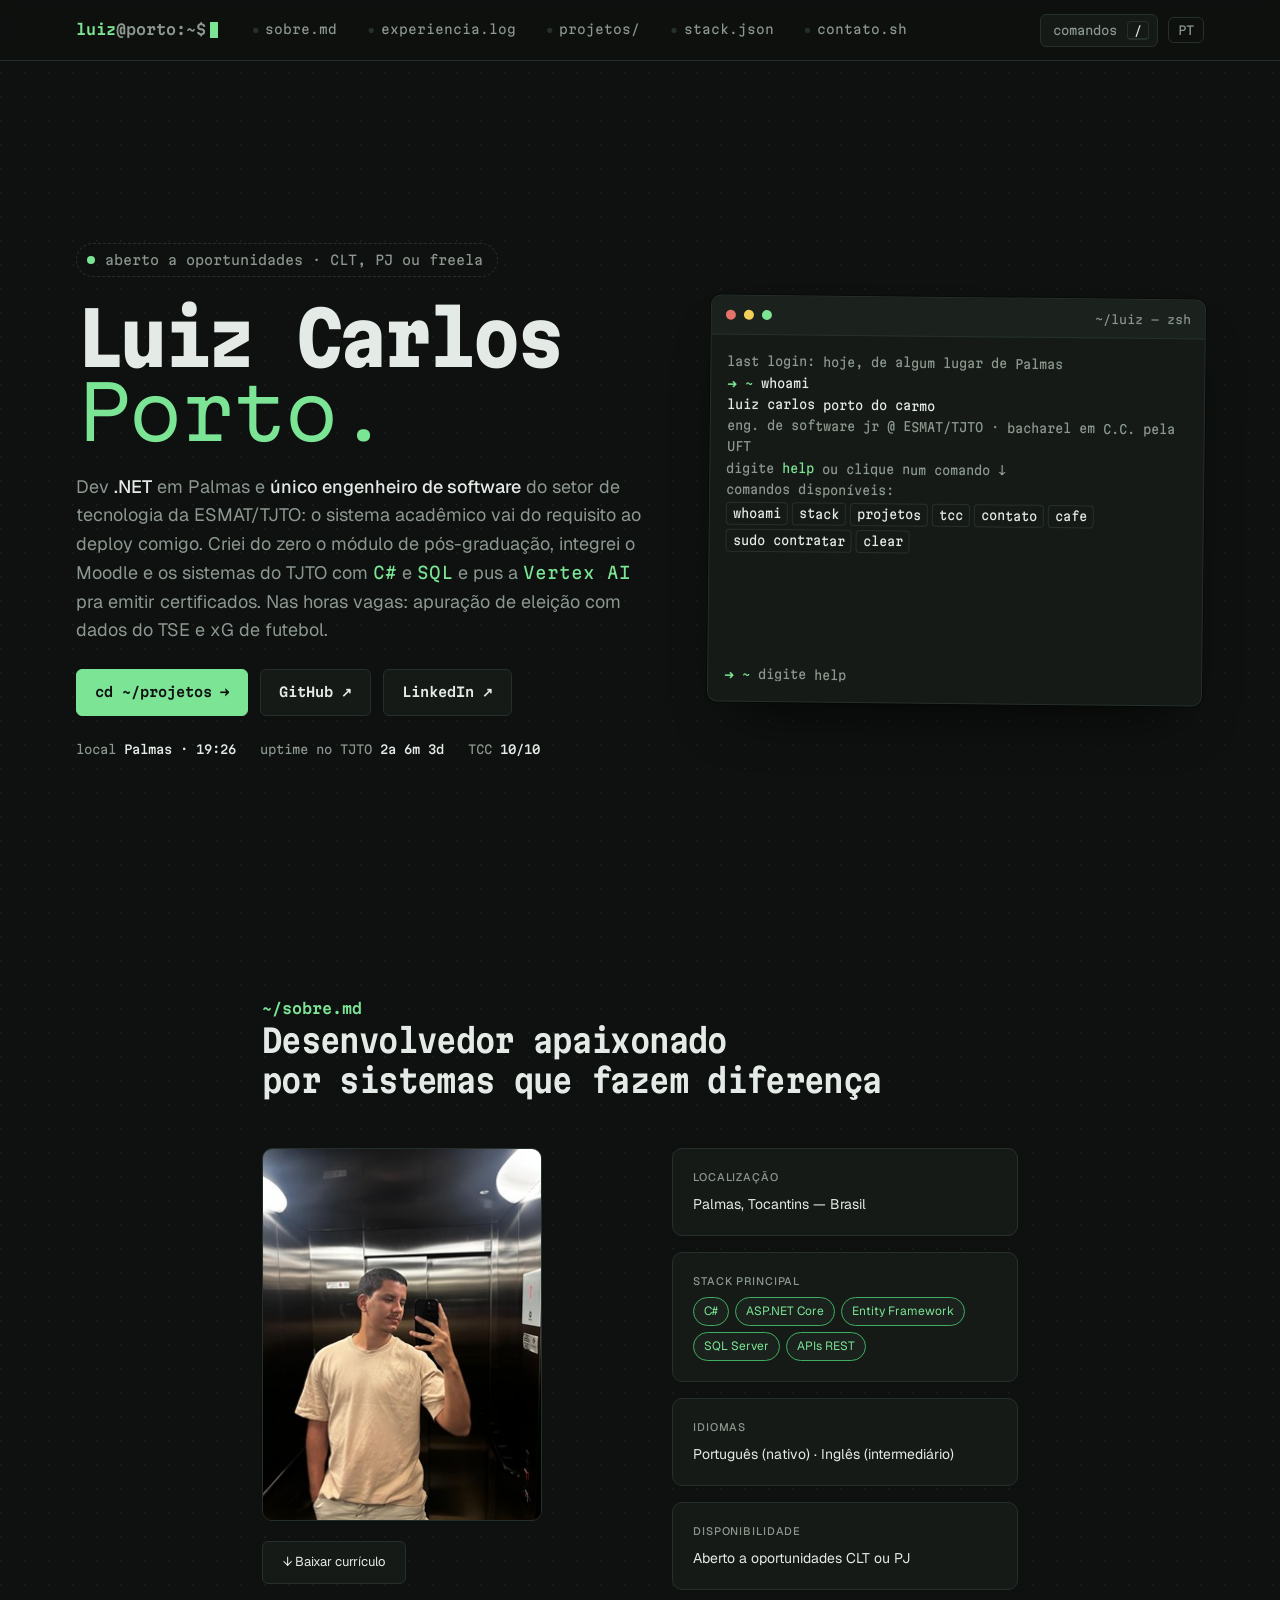
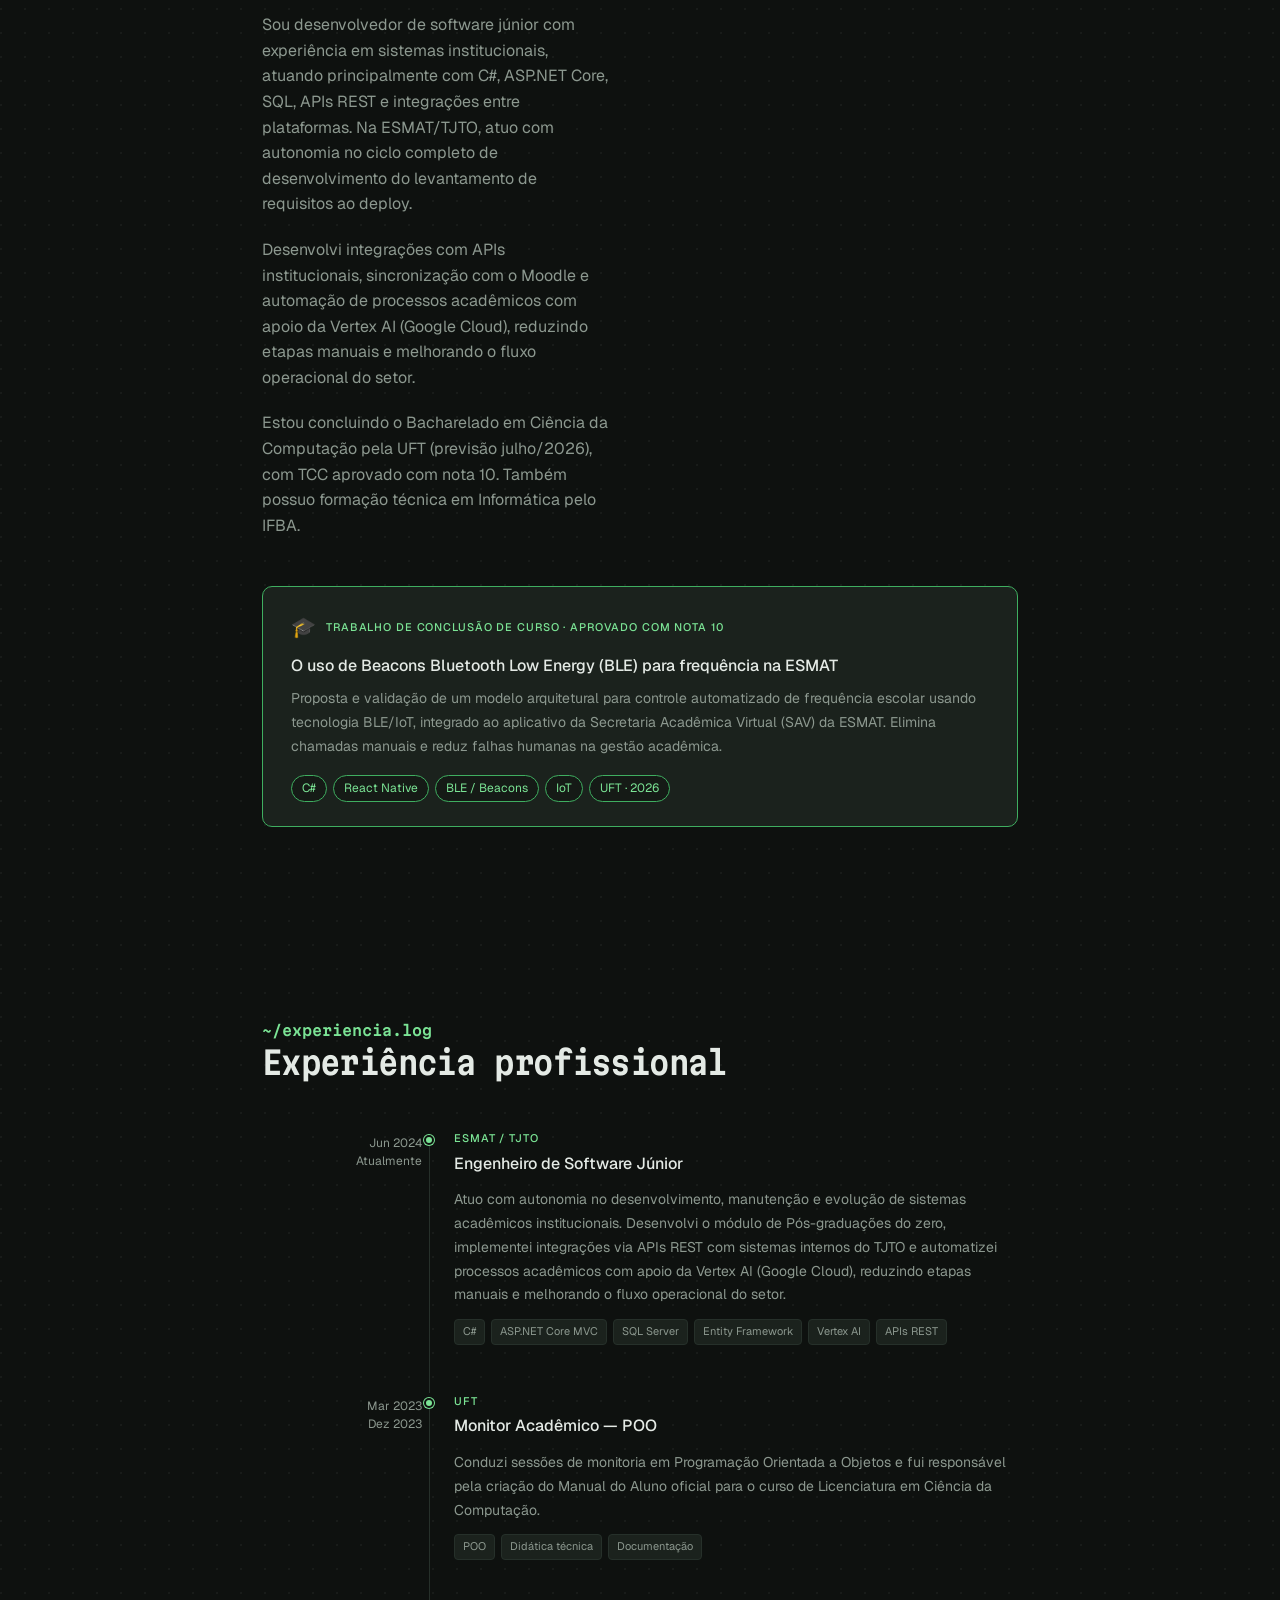
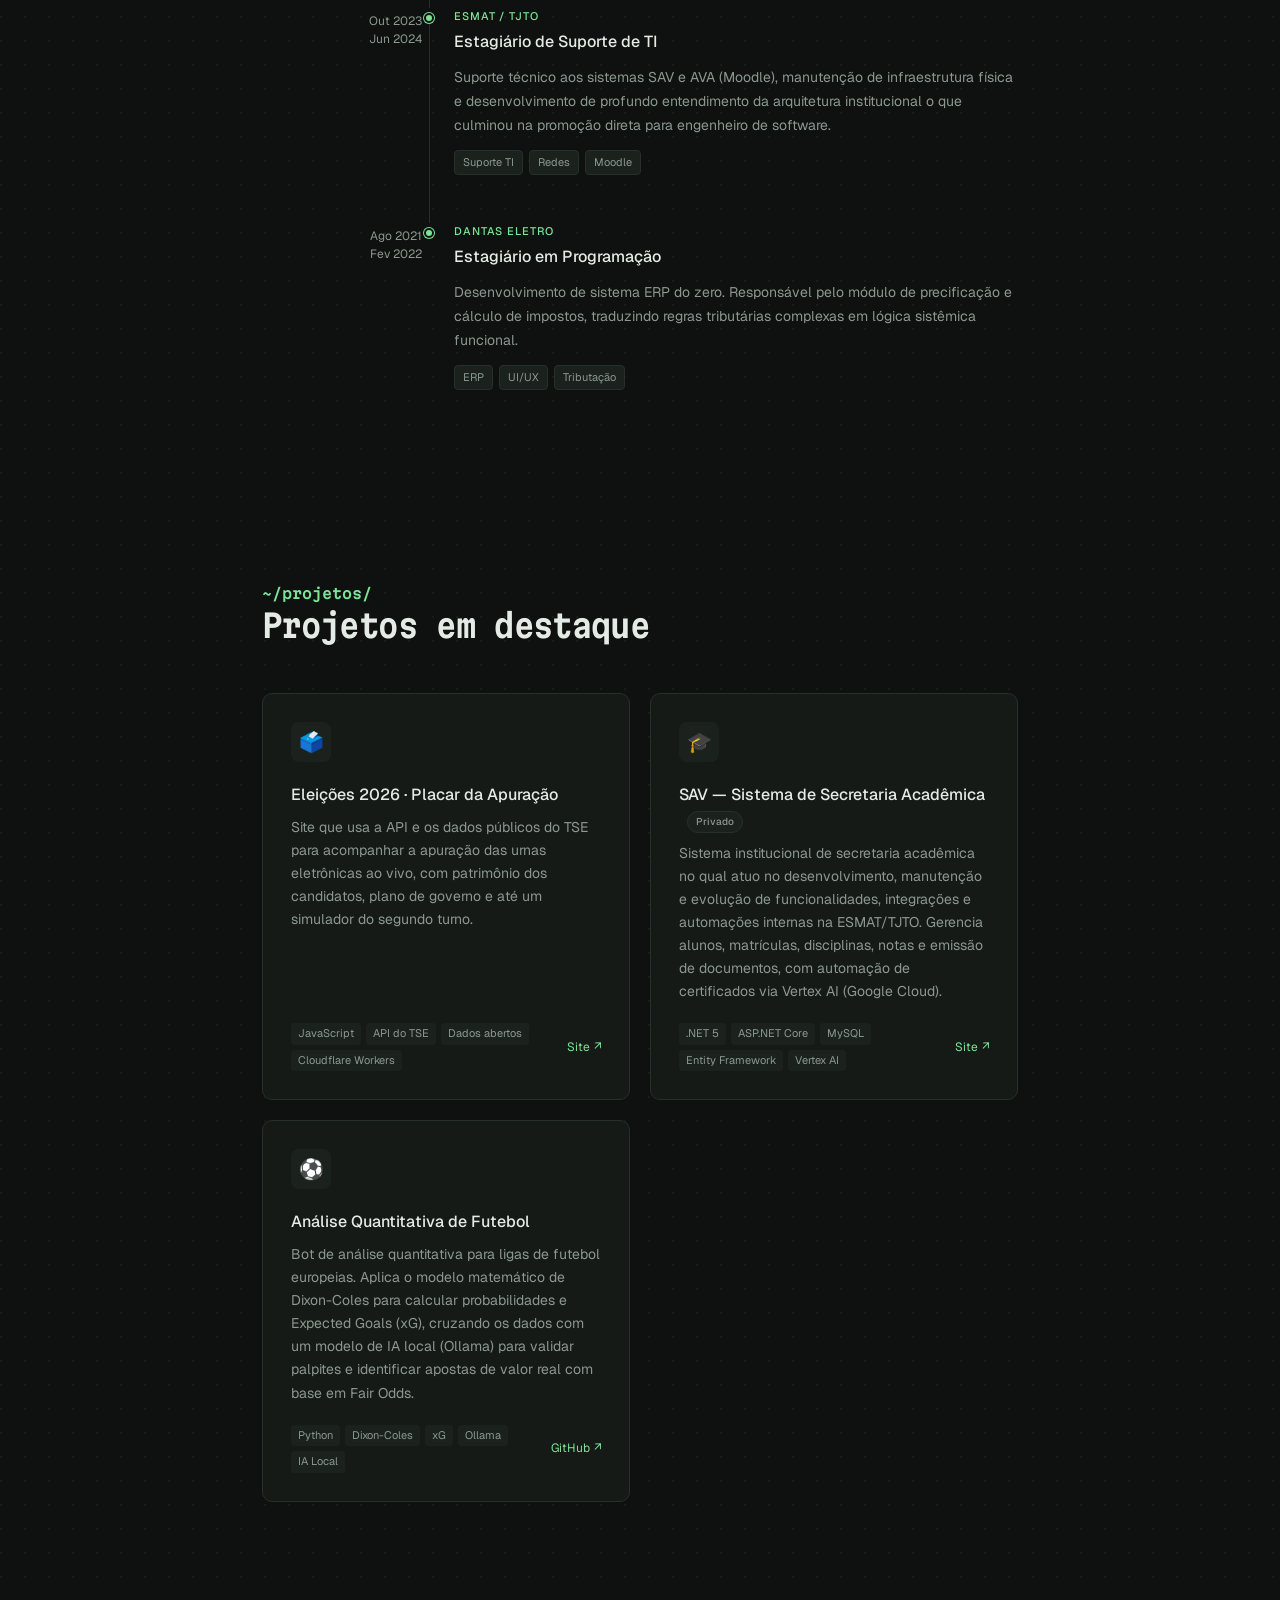
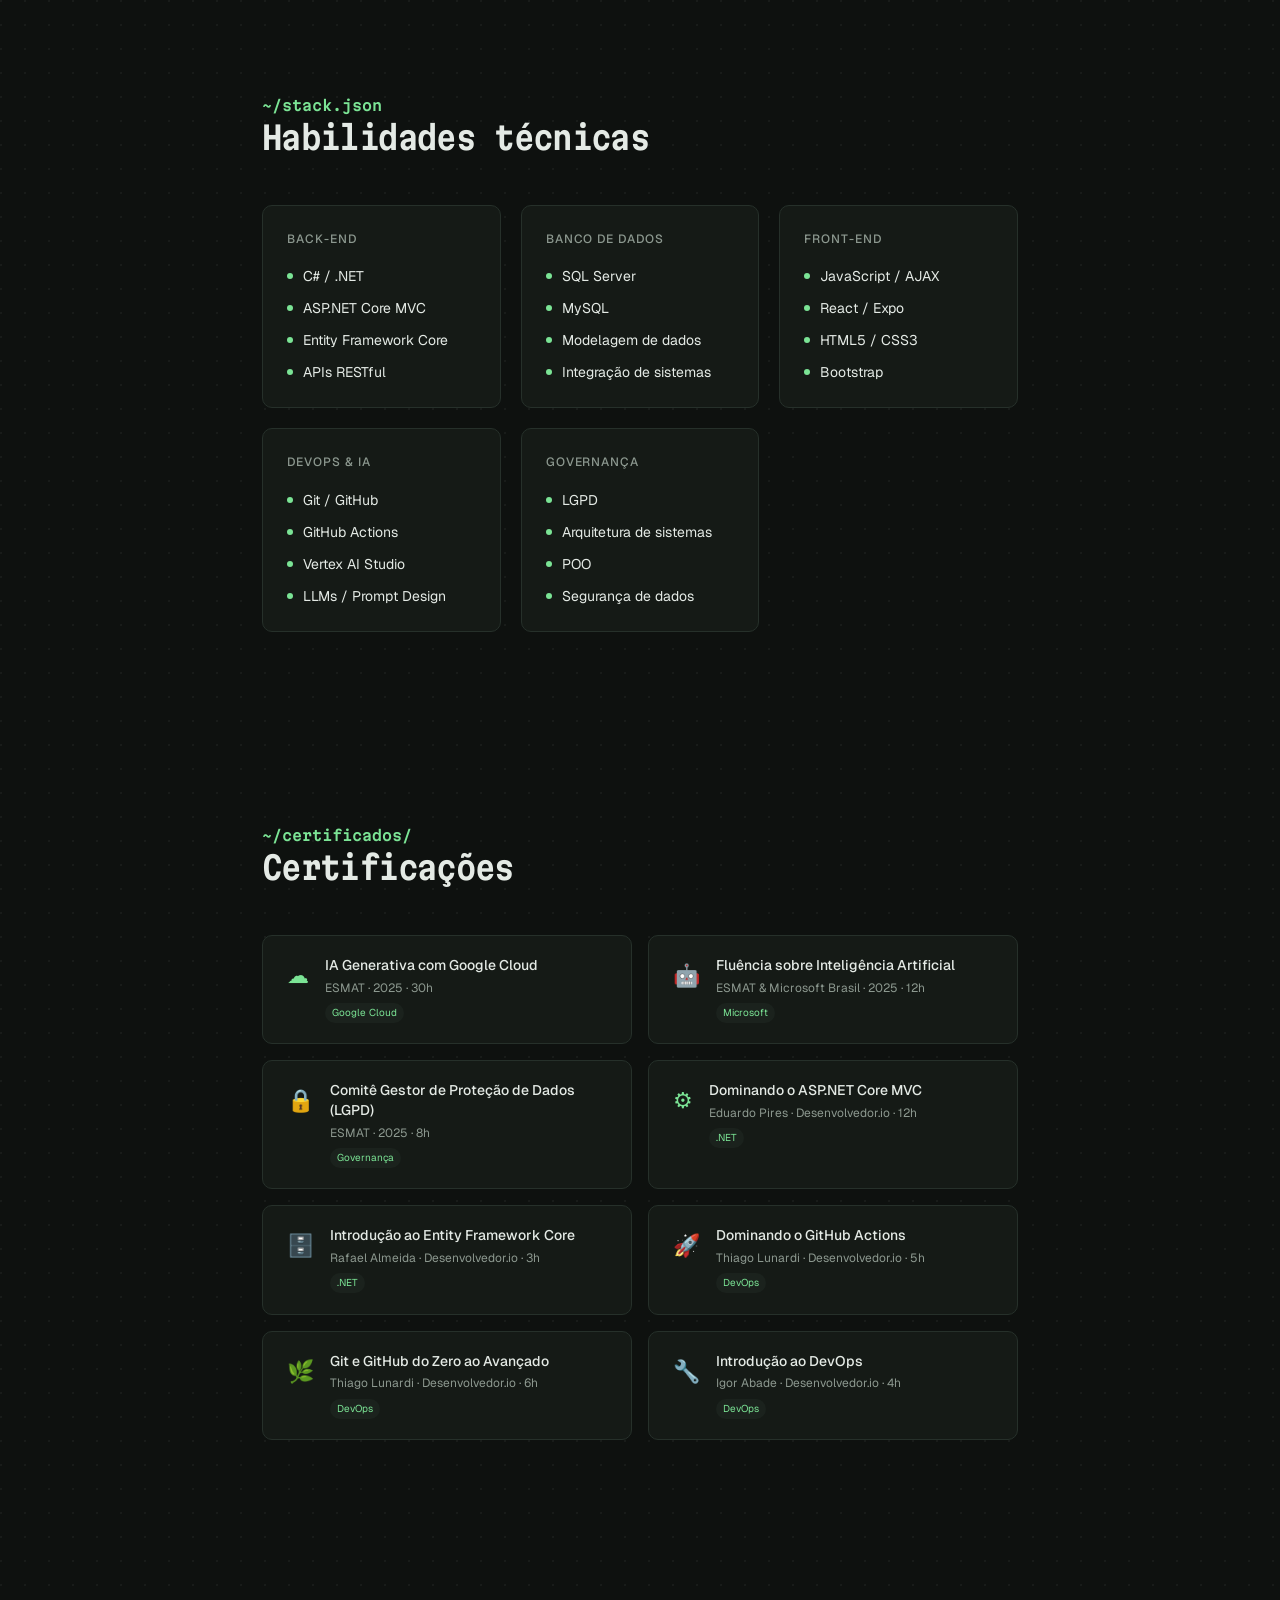
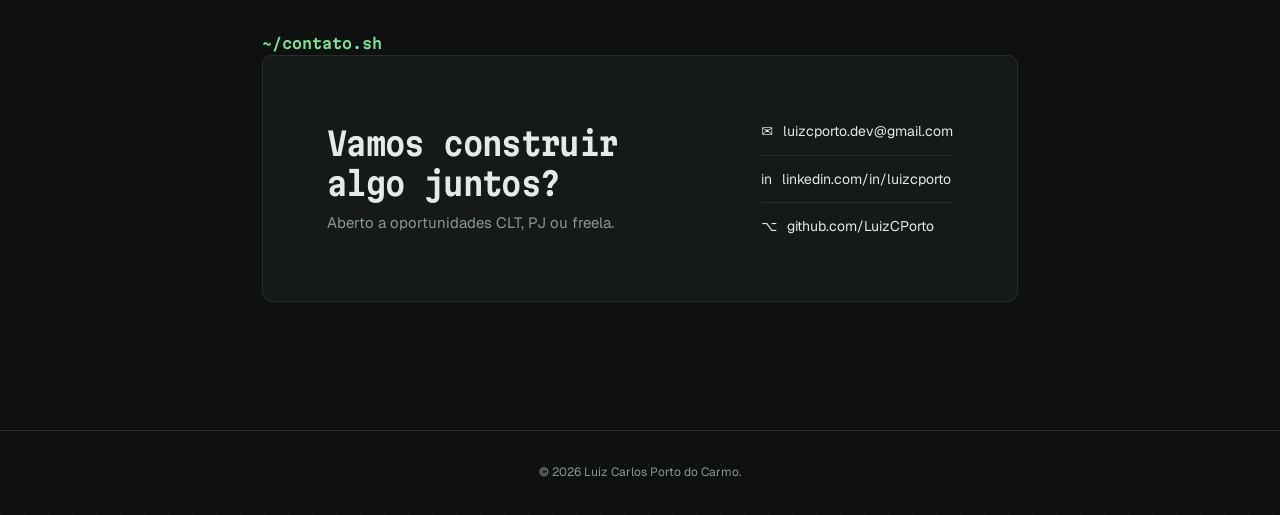
<file: index.html>
<!DOCTYPE html>
<html lang="pt-BR">
<head>
<meta charset="UTF-8">
<meta name="viewport" content="width=device-width, initial-scale=1.0, viewport-fit=cover">
<title>Luiz Carlos Porto — Software Engineer</title>
<meta name="description" content="Luiz Carlos Porto — dev .NET em Palmas, TO. Engenheiro de software da ESMAT/TJTO: sistema acadêmico, integrações com Moodle e TJTO em C# e SQL, e certificados com Vertex AI.">
<meta name="theme-color" content="#0E110F">
<link rel="icon" href="assets/favicon.svg" type="image/svg+xml">

<link rel="preconnect" href="https://fonts.googleapis.com">
<link rel="preconnect" href="https://fonts.gstatic.com" crossorigin>
<link rel="stylesheet" href="https://fonts.googleapis.com/css2?family=Martian+Mono:wdth,wght@75..112.5,300..800&family=Geist:wght@400;500;600&display=swap">

<link rel="stylesheet" href="assets/css/tokens.css">
<link rel="stylesheet" href="assets/css/base.css">
<link rel="stylesheet" href="assets/css/nav.css">
<link rel="stylesheet" href="assets/css/hero.css">
<link rel="stylesheet" href="assets/css/terminal.css">
<link rel="stylesheet" href="assets/css/palette.css">
<link rel="stylesheet" href="assets/css/sections.css">
<link rel="stylesheet" href="assets/css/sections/sobre.css">
<link rel="stylesheet" href="assets/css/sections/experiencia.css">
<link rel="stylesheet" href="assets/css/sections/projetos.css">
<link rel="stylesheet" href="assets/css/sections/stack.css">
<link rel="stylesheet" href="assets/css/sections/certificados.css">
<link rel="stylesheet" href="assets/css/sections/contato.css">

<script type="module" src="assets/js/main.js"></script>
</head>
<body>

<header class="nav">
  <div class="wrap">
    <a class="logo" href="#hero" data-i18n-attr="aria-label:nav.home" aria-label="Início"><span class="user">luiz</span><span class="host">@porto:~$</span><span class="cursor" aria-hidden="true"></span></a>
    <nav class="tabs" data-i18n-attr="aria-label:nav.sections" aria-label="Seções">
      <a class="tab" href="#sobre"><span class="dot" aria-hidden="true">●</span>sobre.md</a>
      <a class="tab" href="#experiencia"><span class="dot" aria-hidden="true">●</span>experiencia.log</a>
      <a class="tab" href="#projetos"><span class="dot" aria-hidden="true">●</span>projetos/</a>
      <a class="tab" href="#stack"><span class="dot" aria-hidden="true">●</span>stack.json</a>
      <a class="tab" href="#contato"><span class="dot" aria-hidden="true">●</span>contato.sh</a>
    </nav>
    <div class="nav-tools">
      <button class="search-btn" id="open-palette" type="button" aria-haspopup="dialog" aria-keyshortcuts="/" data-i18n-attr="aria-label:nav.openPalette" aria-label="Abrir paleta de comandos"><span class="label" data-i18n="nav.commands">comandos</span><kbd>/</kbd></button>
      <button class="lang" id="lang-btn" type="button" data-i18n-attr="aria-label:nav.lang,title:nav.lang" aria-label="Idioma: português. Mudar para inglês">PT</button>
    </div>
  </div>
</header>

<main>

  <!-- HERO -->
  <section class="hero" id="hero" aria-labelledby="hero-name">
    <div class="wrap">
      <div class="hero-copy">
        <p class="status"><span class="pulse" aria-hidden="true"></span><span data-content="status"></span></p>
        <!-- o nome vem do content.js; o texto abaixo só aparece se o JS não carregar -->
        <h1 class="name" id="hero-name">Luiz Carlos Porto</h1>
        <p class="lede" data-content="lede"></p>
        <div class="ctas">
          <a class="btn primary" href="#projetos">cd ~/projetos <span class="arrow" aria-hidden="true">→</span></a>
          <a class="btn" data-link="github" target="_blank" rel="noopener">GitHub <span aria-hidden="true">↗</span></a>
          <a class="btn" data-link="linkedin" target="_blank" rel="noopener">LinkedIn <span aria-hidden="true">↗</span></a>
        </div>
        <p class="meta">
          <span><span data-i18n="hero.local">local</span> <b><span data-content="city"></span> · <time id="clock">--:--</time></b></span>
          <span><span data-i18n="hero.uptime">uptime no TJTO</span> <b id="uptime">--</b></span>
          <span>TCC <b data-content="tcc.grade"></b></span>
        </p>
      </div>

      <div class="term" id="term" role="region" data-i18n-attr="aria-label:term.title" aria-label="Terminal interativo">
        <div class="term-bar" aria-hidden="true"><i></i><i></i><i></i><span>~/luiz — zsh</span></div>
        <div class="term-body" id="term-out" role="log" aria-live="polite" tabindex="0" data-i18n-attr="aria-label:term.output" aria-label="Saída do terminal"></div>
        <form class="term-input" id="term-form" autocomplete="off">
          <label for="term-cmd">➜ ~</label>
          <input id="term-cmd" type="text" spellcheck="false" autocapitalize="off" enterkeyhint="send"
                 data-i18n-attr="placeholder:term.placeholder,aria-label:term.input" placeholder="digite help" aria-label="Comando do terminal">
        </form>
      </div>
    </div>
  </section>

  <!-- seções em sections/*.html, carregadas por assets/js/sections.js -->
  <div data-include="sections/sobre.html"></div>
  <div data-include="sections/experiencia.html"></div>
  <div data-include="sections/projetos.html"></div>
  <div data-include="sections/stack.html"></div>
  <div data-include="sections/certificados.html"></div>
  <div data-include="sections/contato.html"></div>

</main>

<noscript>
  <p class="noscript">Este site precisa de JavaScript para carregar as seções. Currículo em PDF: <a href="curriculo-luiz-porto.pdf">curriculo-luiz-porto.pdf</a></p>
</noscript>

<footer class="site-footer">
  <span data-i18n="footer">© 2026 Luiz Carlos Porto do Carmo.</span>
</footer>

<div class="palette" id="palette" hidden>
  <div class="palette-box" role="dialog" aria-modal="true" data-i18n-attr="aria-label:pal.label" aria-label="Paleta de comandos">
    <input id="palette-input" type="text" role="combobox" aria-expanded="false" aria-controls="palette-list" aria-autocomplete="list"
           autocomplete="off" spellcheck="false"
           data-i18n-attr="placeholder:pal.placeholder,aria-label:pal.search" placeholder="para onde? (ex.: projetos, github, café)" aria-label="Buscar comando">
    <ul id="palette-list" role="listbox" data-i18n-attr="aria-label:pal.label" aria-label="Paleta de comandos"></ul>
    <div class="palette-foot" aria-hidden="true">
      <span><kbd>↑</kbd> <kbd>↓</kbd> <span data-i18n="pal.nav">navegar</span></span>
      <span><kbd>enter</kbd> <span data-i18n="pal.open">abrir</span></span>
      <span><kbd>esc</kbd> <span data-i18n="pal.close">fechar</span></span>
    </div>
  </div>
</div>
<div class="toast" id="toast" aria-hidden="true" hidden></div>
<div class="sr-only" id="sr-status" role="status"></div>

</body>
</html>
</file>
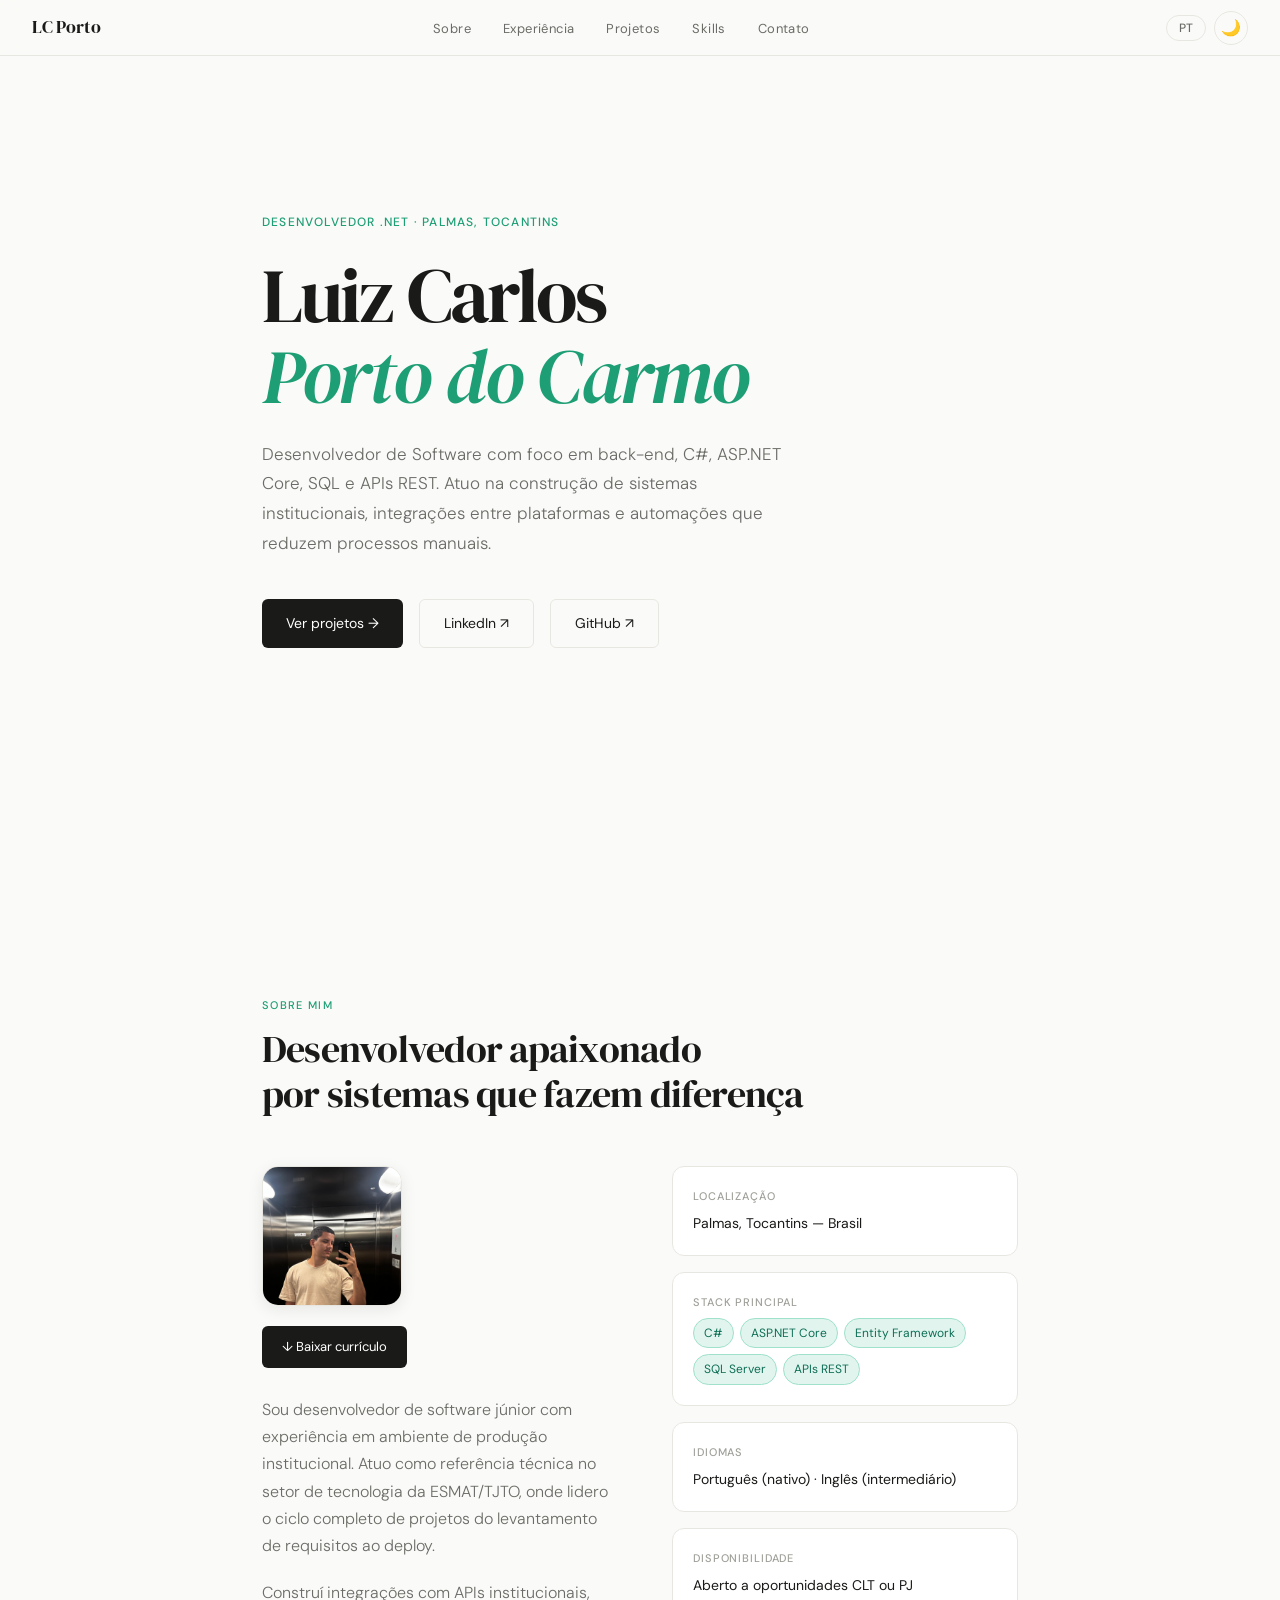
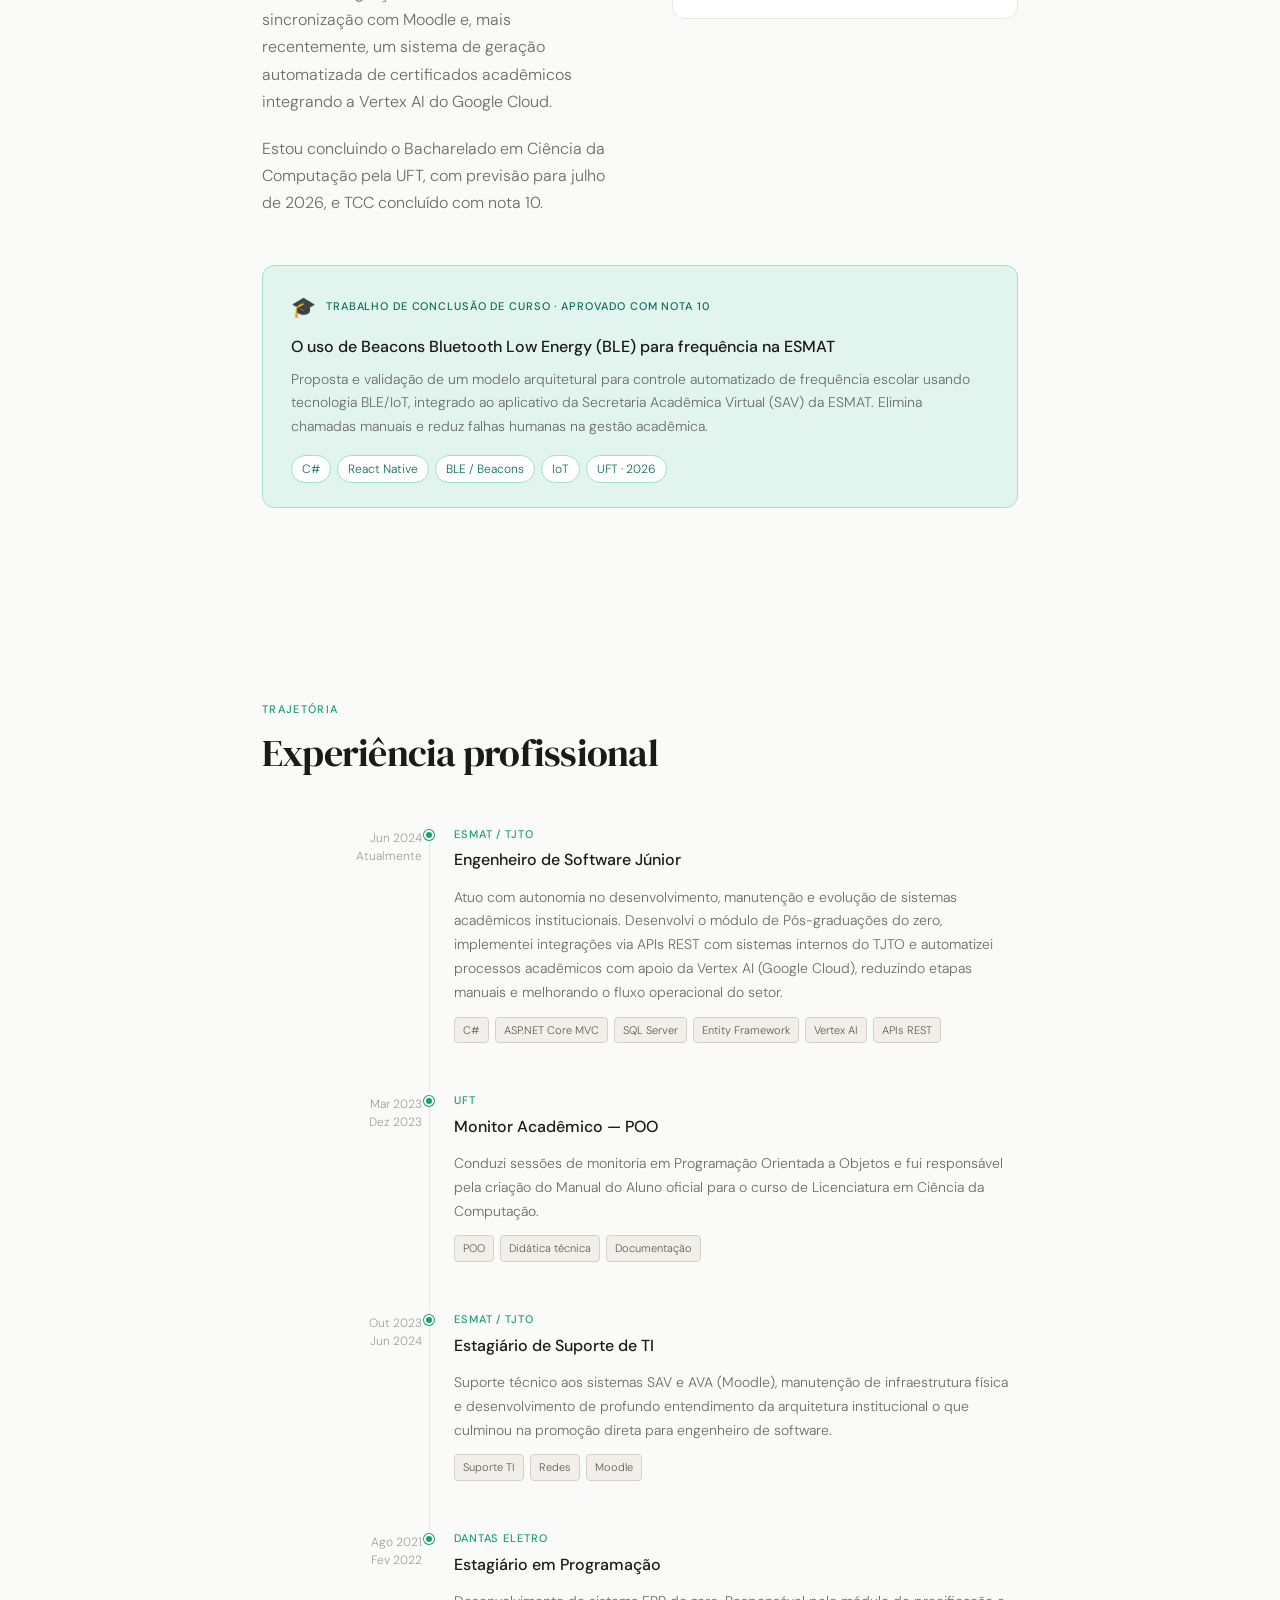
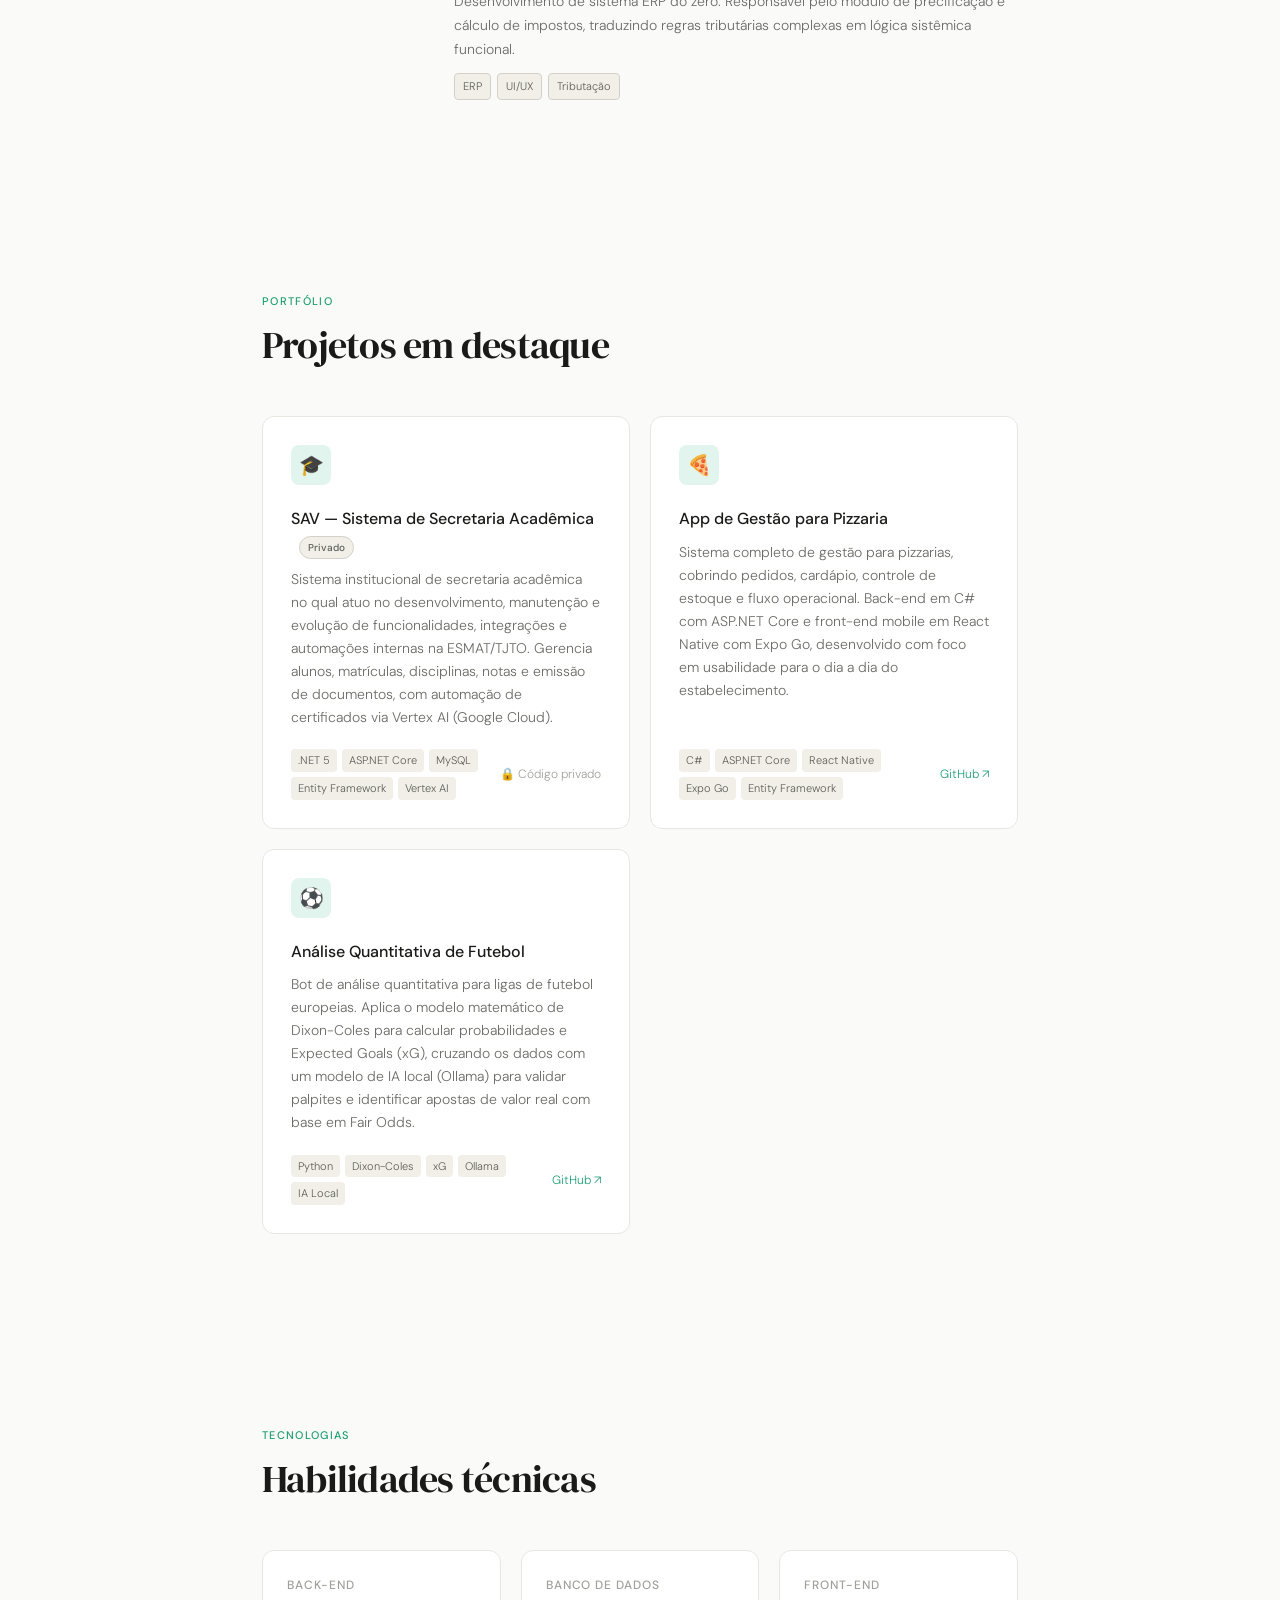
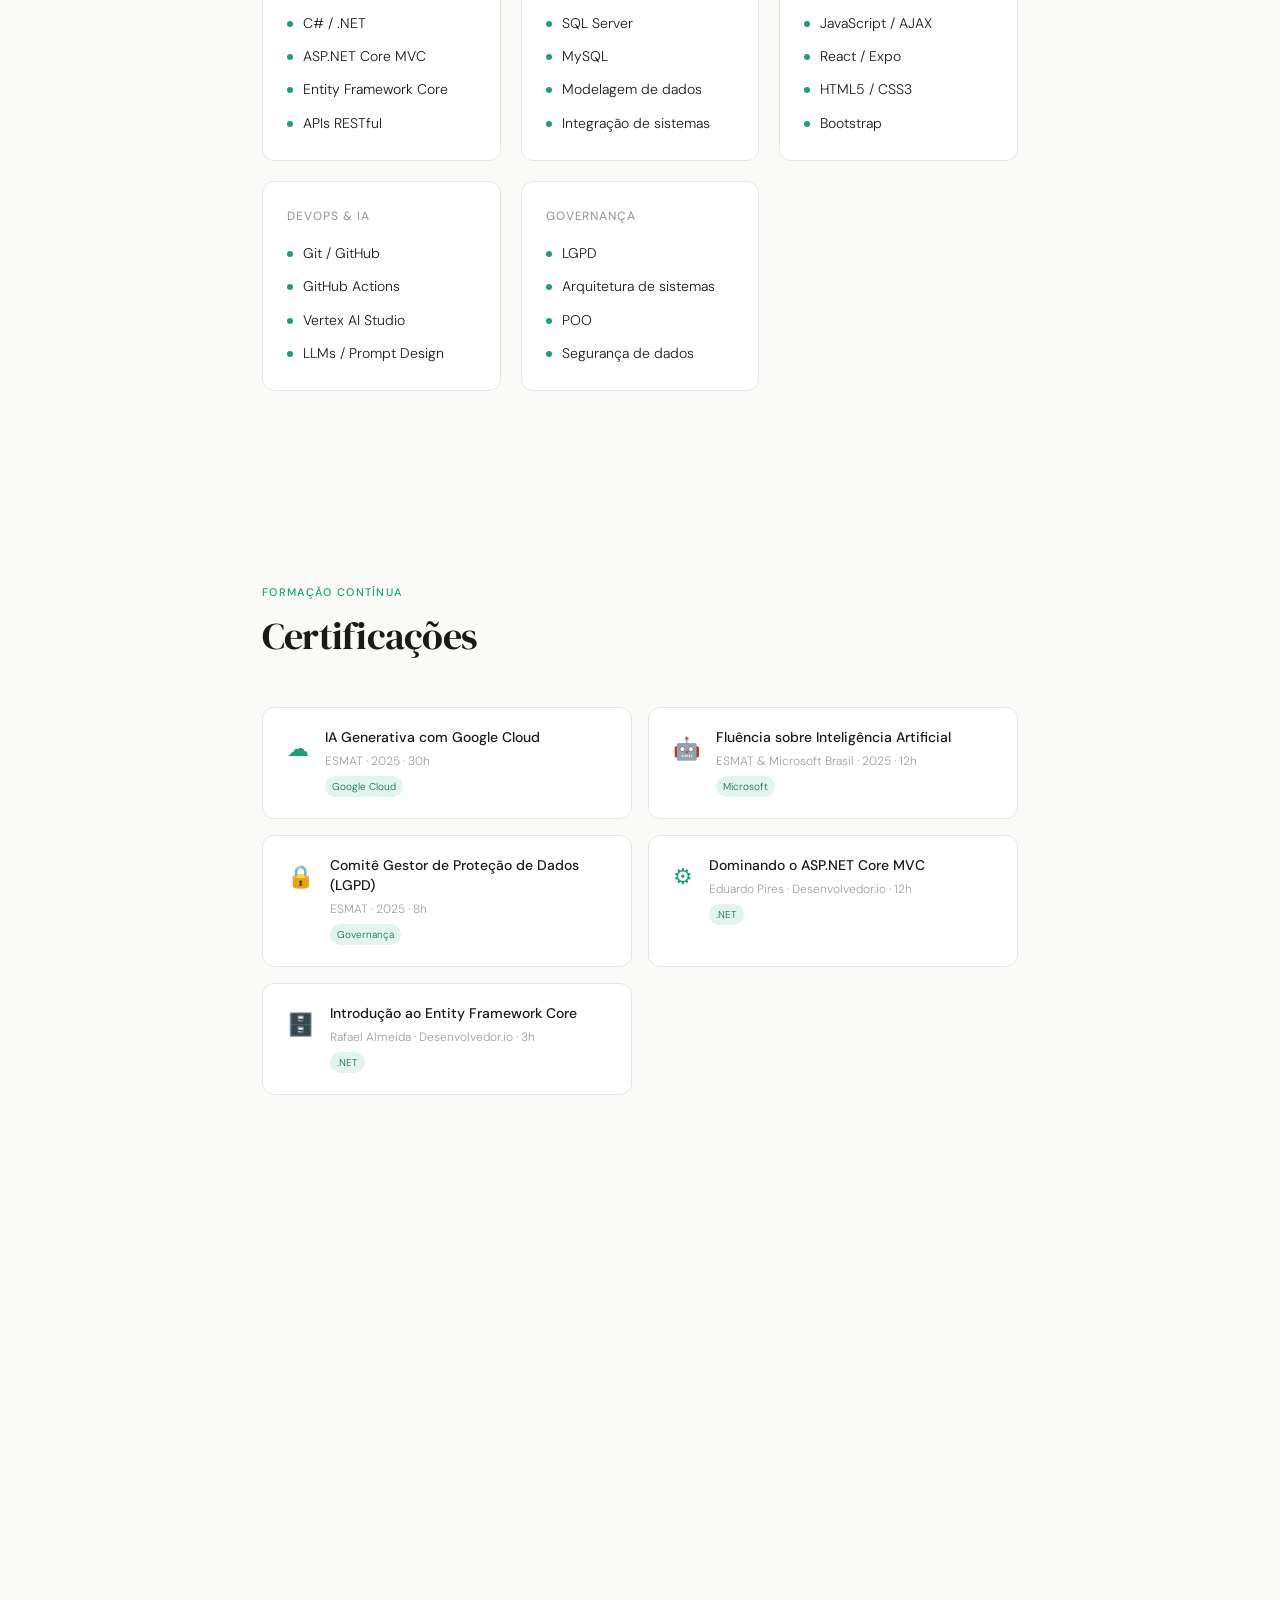
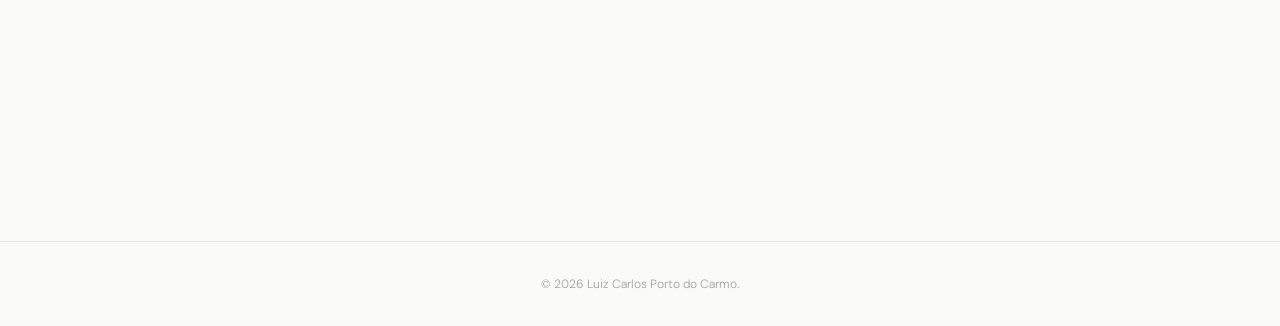
<file: Index.html>
<!DOCTYPE html>
<html lang="pt-BR">
<head>
<meta charset="UTF-8">
<meta name="viewport" content="width=device-width, initial-scale=1.0">
<title>Luiz Carlos Porto — Software Engineer</title>
<link rel="preconnect" href="https://fonts.googleapis.com">
<link href="https://fonts.googleapis.com/css2?family=DM+Serif+Display:ital@0;1&family=DM+Sans:wght@300;400;500&display=swap" rel="stylesheet">
<style>
  *, *::before, *::after { box-sizing: border-box; margin: 0; padding: 0; }

  :root {
    --bg: #FAFAF8;
    --surface: #FFFFFF;
    --border: #E8E6E0;
    --text-primary: #1A1A18;
    --text-secondary: #6B6B67;
    --text-muted: #A0A09A;
    --accent: #1D9E75;
    --accent-light: #E1F5EE;
    --accent-mid: #0F6E56;
    --serif: 'DM Serif Display', Georgia, serif;
    --sans: 'DM Sans', system-ui, sans-serif;
    --radius: 12px;
    --radius-sm: 6px;
    --max: 820px;
  }

  body.dark {
    --bg: #0F0F0E;
    --surface: #1A1A18;
    --border: #2C2C29;
    --text-primary: #F0EFEA;
    --text-secondary: #A0A09A;
    --text-muted: #5F5E5A;
    --accent: #1D9E75;
    --accent-light: #0D2E22;
    --accent-mid: #3ECFA0;
  }
  body.dark nav { background: rgba(15,15,14,0.88); }
  body.dark .contact-box { background: #1A1A18; border: 1px solid #2C2C29; }
  body.dark .contact-box h2 { color: var(--text-primary); }
  body.dark .contact-box p { color: var(--text-secondary); }
  body.dark .contact-link { color: var(--text-primary); border-color: var(--border); }
  body.dark footer { background: var(--bg); }
  body.dark .btn-primary { background: var(--surface); color: var(--text-primary); border: 1px solid var(--border); }
  body.dark .btn-primary:hover { background: var(--accent); color: #fff; border-color: var(--accent); }
  body.dark .btn-outline { border-color: var(--border); color: var(--text-secondary); }
  body.dark .btn-outline:hover { border-color: var(--accent); color: var(--accent); }
  body.dark #lang-btn { color: var(--text-secondary); border-color: var(--border); }
  body.dark #lang-btn:hover { border-color: var(--accent); color: var(--accent); }
  body.dark #theme-btn { border-color: var(--border); }
  body.dark #theme-btn:hover { border-color: var(--accent); }
  body.dark .btn-cv-link { background: var(--surface) !important; color: var(--text-primary) !important; border: 1px solid var(--border) !important; }
  body.dark .btn-cv-link:hover { background: var(--accent) !important; color: #fff !important; border-color: var(--accent) !important; }
  body.dark .project-link { color: var(--accent); }
  body.dark .contact-link { color: var(--text-primary); }
  body.dark .timeline-tag { background: #2C2C29; color: var(--text-secondary); border-color: #3C3C38; }
  body.dark .cert-badge { background: var(--accent-light); color: var(--accent-mid); }

  html { scroll-behavior: smooth; }

  body {
    font-family: var(--sans);
    background: var(--bg);
    color: var(--text-primary);
    font-size: 16px;
    line-height: 1.7;
    font-weight: 300;
  }

  /* ─── NAV ─── */
  nav {
    position: fixed; top: 0; left: 0; right: 0; z-index: 100;
    background: rgba(250,250,248,0.88);
    backdrop-filter: blur(12px);
    border-bottom: 1px solid var(--border);
    padding: 0 2rem;
    display: flex; align-items: center; justify-content: space-between;
    height: 56px;
  }
  .nav-logo {
    font-family: var(--serif);
    font-size: 18px;
    color: var(--text-primary);
    text-decoration: none;
    letter-spacing: -0.01em;
  }
  .nav-links { display: flex; gap: 2rem; list-style: none; }
  .nav-links a {
    text-decoration: none;
    font-size: 13px;
    font-weight: 400;
    color: var(--text-secondary);
    letter-spacing: 0.03em;
    transition: color 0.2s;
  }
  .nav-links a:hover { color: var(--accent); }

  /* ─── LAYOUT ─── */
  section { padding: 6rem 2rem; max-width: var(--max); margin: 0 auto; }
  .section-label {
    font-size: 11px;
    font-weight: 500;
    letter-spacing: 0.12em;
    text-transform: uppercase;
    color: var(--accent);
    margin-bottom: 0.75rem;
  }
  h2.section-title {
    font-family: var(--serif);
    font-size: clamp(28px, 4vw, 38px);
    font-weight: 400;
    line-height: 1.2;
    letter-spacing: -0.02em;
    color: var(--text-primary);
    margin-bottom: 3rem;
  }

  /* ─── HERO ─── */
  #hero {
    min-height: 100vh;
    display: flex; flex-direction: column; justify-content: center;
    padding-top: 56px;
  }
  .hero-eyebrow {
    font-size: 12px; font-weight: 500; letter-spacing: 0.1em;
    text-transform: uppercase; color: var(--accent);
    margin-bottom: 1.5rem;
    opacity: 0; animation: fadeUp 0.6s 0.2s forwards;
  }
  .hero-name {
    font-family: var(--serif);
    font-size: clamp(42px, 7vw, 76px);
    font-weight: 400;
    line-height: 1.05;
    letter-spacing: -0.03em;
    color: var(--text-primary);
    margin-bottom: 1.5rem;
    opacity: 0; animation: fadeUp 0.6s 0.35s forwards;
  }
  .hero-name em { font-style: italic; color: var(--accent); }
  .hero-desc {
    font-size: 17px; font-weight: 300;
    color: var(--text-secondary);
    max-width: 520px; line-height: 1.75;
    margin-bottom: 2.5rem;
    opacity: 0; animation: fadeUp 0.6s 0.5s forwards;
  }
  .hero-cta {
    display: flex; gap: 1rem; flex-wrap: wrap;
    opacity: 0; animation: fadeUp 0.6s 0.65s forwards;
  }
  .btn-primary {
    background: var(--text-primary); color: #fff;
    padding: 12px 24px; border-radius: var(--radius-sm);
    font-size: 14px; font-weight: 400; text-decoration: none;
    transition: background 0.2s, transform 0.15s;
    display: inline-flex; align-items: center; gap: 8px;
  }
  .btn-primary:hover { background: var(--accent); transform: translateY(-1px); }
  .btn-outline {
    border: 1px solid var(--border); color: var(--text-primary);
    padding: 12px 24px; border-radius: var(--radius-sm);
    font-size: 14px; font-weight: 400; text-decoration: none;
    transition: border-color 0.2s, color 0.2s, transform 0.15s;
    display: inline-flex; align-items: center; gap: 8px;
  }
  .btn-outline:hover { border-color: var(--accent); color: var(--accent); transform: translateY(-1px); }

  /* ─── SOBRE ─── */
  #sobre .sobre-grid {
    display: grid; grid-template-columns: 1fr 1fr; gap: 4rem; align-items: start;
  }
  .sobre-text p { color: var(--text-secondary); margin-bottom: 1.25rem; }
  .sobre-text p:last-child { margin-bottom: 0; }
  .sobre-aside { display: flex; flex-direction: column; gap: 1rem; }
  .info-card {
    background: var(--surface); border: 1px solid var(--border);
    border-radius: var(--radius); padding: 1.25rem;
  }
  .info-card-label { font-size: 11px; font-weight: 500; letter-spacing: 0.08em; text-transform: uppercase; color: var(--text-muted); margin-bottom: 6px; }
  .info-card-val { font-size: 14px; color: var(--text-primary); font-weight: 400; }
  .tag-row { display: flex; flex-wrap: wrap; gap: 6px; }
  .tag {
    display: inline-block; font-size: 12px; font-weight: 400;
    padding: 4px 10px; border-radius: 99px;
    background: var(--accent-light); color: var(--accent-mid);
    border: 1px solid #9FE1CB;
  }

  /* ─── EXPERIENCIA ─── */
  .timeline { display: flex; flex-direction: column; gap: 0; }
  .timeline-item {
    display: grid; grid-template-columns: 160px 1fr;
    gap: 0 2rem; position: relative; padding-bottom: 3rem;
  }
  .timeline-item::before {
    content: '';
    position: absolute; left: 167px; top: 6px; bottom: 0;
    width: 1px; background: var(--border);
  }
  .timeline-item:last-child { padding-bottom: 0; }
  .timeline-item:last-child::before { display: none; }
  .timeline-date { font-size: 12px; color: var(--text-muted); padding-top: 4px; text-align: right; line-height: 1.5; }
  .timeline-dot {
    position: absolute; left: 162px; top: 5px;
    width: 10px; height: 10px; border-radius: 50%;
    background: var(--accent); border: 2px solid var(--bg);
    box-shadow: 0 0 0 1px var(--accent);
  }
  .timeline-content { }
  .timeline-company { font-size: 11px; font-weight: 500; letter-spacing: 0.08em; text-transform: uppercase; color: var(--accent); margin-bottom: 3px; }
  .timeline-role { font-size: 16px; font-weight: 500; color: var(--text-primary); margin-bottom: 0.75rem; }
  .timeline-desc { font-size: 14px; color: var(--text-secondary); line-height: 1.7; }
  .timeline-tags { display: flex; flex-wrap: wrap; gap: 6px; margin-top: 0.75rem; }
  .timeline-tag {
    font-size: 11px; padding: 3px 8px; border-radius: 4px;
    background: #F1EFE8; color: #5F5E5A;
    border: 1px solid #D3D1C7;
  }

  /* ─── PROJETOS ─── */
  .projects-grid {
    display: grid; grid-template-columns: repeat(auto-fit, minmax(340px, 1fr));
    gap: 1.25rem;
  }
  .project-card {
    background: var(--surface); border: 1px solid var(--border);
    border-radius: var(--radius); padding: 1.75rem;
    transition: border-color 0.2s, transform 0.2s;
    display: flex; flex-direction: column;
  }
  .project-card:hover { border-color: var(--accent); transform: translateY(-2px); }
  .project-icon {
    width: 40px; height: 40px; border-radius: 8px;
    background: var(--accent-light); display: flex; align-items: center; justify-content: center;
    margin-bottom: 1.25rem; font-size: 20px;
  }
  .project-name { font-size: 16px; font-weight: 500; color: var(--text-primary); margin-bottom: 0.5rem; }
  .project-desc { font-size: 14px; color: var(--text-secondary); line-height: 1.65; flex: 1; }
  .project-footer { margin-top: 1.25rem; display: flex; justify-content: space-between; align-items: center; }
  .project-stack { display: flex; flex-wrap: wrap; gap: 5px; }
  .project-stack span { font-size: 11px; padding: 2px 7px; border-radius: 4px; background: #F1EFE8; color: #5F5E5A; }
  .project-link { font-size: 12px; color: var(--accent); text-decoration: none; display: flex; align-items: center; gap: 4px; white-space: nowrap; }
  .project-link:hover { color: var(--accent-mid); }

  /* ─── HABILIDADES ─── */
  .skills-grid { display: grid; grid-template-columns: repeat(auto-fit, minmax(220px, 1fr)); gap: 1.25rem; }
  .skill-group {
    background: var(--surface); border: 1px solid var(--border);
    border-radius: var(--radius); padding: 1.5rem;
  }
  .skill-group-title { font-size: 12px; font-weight: 500; letter-spacing: 0.08em; text-transform: uppercase; color: var(--text-muted); margin-bottom: 1rem; }
  .skill-list { display: flex; flex-direction: column; gap: 0.6rem; }
  .skill-item { display: flex; align-items: center; gap: 10px; }
  .skill-dot { width: 6px; height: 6px; border-radius: 50%; background: var(--accent); flex-shrink: 0; }
  .skill-name { font-size: 14px; color: var(--text-primary); }

  /* ─── CERTIFICADOS ─── */
  .certs-grid { display: grid; grid-template-columns: repeat(auto-fit, minmax(300px, 1fr)); gap: 1rem; }
  .cert-card {
    background: var(--surface); border: 1px solid var(--border);
    border-radius: var(--radius); padding: 1.25rem 1.5rem;
    display: flex; align-items: flex-start; gap: 1rem;
    transition: border-color 0.2s;
  }
  .cert-card:hover { border-color: var(--accent); }
  .cert-icon { font-size: 22px; flex-shrink: 0; margin-top: 2px; color: var(--accent); }
  .cert-name { font-size: 14px; font-weight: 500; color: var(--text-primary); line-height: 1.4; }
  .cert-meta { font-size: 12px; color: var(--text-muted); margin-top: 3px; }
  .cert-badge { display: inline-block; font-size: 10px; padding: 2px 7px; border-radius: 99px; margin-top: 5px; background: var(--accent-light); color: var(--accent-mid); }

  /* ─── CONTATO ─── */
  #contato { padding-bottom: 8rem; }
  .contact-box {
    background: var(--text-primary); border-radius: var(--radius);
    padding: 4rem; display: flex; justify-content: space-between; align-items: center; flex-wrap: wrap; gap: 2rem;
  }
  .contact-box h2 { font-family: var(--serif); font-size: clamp(26px, 4vw, 40px); color: #fff; font-weight: 400; margin: 0; }
  .contact-box p { color: rgba(255,255,255,0.55); font-size: 15px; margin-top: 8px; }
  .contact-links { display: flex; flex-direction: column; gap: 0.75rem; }
  .contact-link {
    color: #fff; text-decoration: none;
    font-size: 14px; display: flex; align-items: center; gap: 10px;
    border-bottom: 1px solid rgba(255,255,255,0.15); padding-bottom: 0.75rem;
    transition: color 0.2s;
  }
  .contact-link:last-child { border-bottom: none; padding-bottom: 0; }
  .contact-link:hover { color: #5DCAA5; }

  /* ─── FOOTER ─── */
  footer {
    border-top: 1px solid var(--border);
    padding: 2rem;
    text-align: center;
    font-size: 12px;
    color: var(--text-muted);
  }

  /* ─── ANIMATIONS ─── */
  @keyframes fadeUp {
    from { opacity: 0; transform: translateY(20px); }
    to   { opacity: 1; transform: translateY(0); }
  }
  .reveal {
    opacity: 0; transform: translateY(24px);
    transition: opacity 0.55s ease, transform 0.55s ease;
  }
  .reveal.visible { opacity: 1; transform: translateY(0); }

  /* ─── RESPONSIVE ─── */
  @media (max-width: 680px) {
    #sobre .sobre-grid { grid-template-columns: 1fr; gap: 2rem; }
    .timeline-item { grid-template-columns: 1fr; }
    .timeline-date { text-align: left; }
    .timeline-item::before { display: none; }
    .timeline-dot { display: none; }
    .contact-box { padding: 2.5rem; }
    nav { padding: 0 1rem; }
    .nav-links { gap: 1.25rem; }
  }
</style>
</head>
<body>

<nav>
  <a href="#hero" class="nav-logo">LC Porto</a>
  <ul class="nav-links" id="nav-links">
    <li><a href="#sobre" data-pt="Sobre" data-en="About">Sobre</a></li>
    <li><a href="#experiencia" data-pt="Experiência" data-en="Experience">Experiência</a></li>
    <li><a href="#projetos" data-pt="Projetos" data-en="Projects">Projetos</a></li>
    <li><a href="#habilidades" data-pt="Skills" data-en="Skills">Skills</a></li>
    <li><a href="#contato" data-pt="Contato" data-en="Contact">Contato</a></li>
  </ul>
  <div style="display:flex;align-items:center;gap:8px;margin-left:1.5rem;">
    <!-- Lang toggle -->
    <button id="lang-btn" onclick="toggleLang()" title="Mudar idioma" style="background:transparent;border:1px solid var(--border);border-radius:99px;padding:4px 12px;font-size:12px;font-weight:500;color:var(--text-secondary);cursor:pointer;transition:all 0.2s;font-family:var(--sans);">PT</button>
    <!-- Dark mode toggle -->
    <button id="theme-btn" onclick="toggleTheme()" title="Alternar tema" style="background:transparent;border:1px solid var(--border);border-radius:99px;width:34px;height:34px;display:flex;align-items:center;justify-content:center;cursor:pointer;transition:all 0.2s;font-size:16px;">🌙</button>
  </div>
</nav>

<!-- HERO -->
<section id="hero">
  <p class="hero-eyebrow" id="hero-eyebrow">Desenvolvedor .NET · Palmas, Tocantins — Brasil</p>
  <h1 class="hero-name">Luiz Carlos<br><em>Porto do Carmo</em></h1>
  <p class="hero-desc" id="hero-desc">
    Desenvolvedor de Software com foco em back-end, C#, ASP.NET Core, SQL e APIs REST. Atuo na construção de sistemas institucionais, integrações entre plataformas e automações que reduzem processos manuais.
  </p>
  <div class="hero-cta">
    <a href="#projetos" class="btn-primary" id="btn-projects">Ver projetos →</a>
    <a href="https://linkedin.com/in/luizcporto/" target="_blank" class="btn-outline">LinkedIn ↗</a>
    <a href="https://github.com/LuizCPorto" target="_blank" class="btn-outline">GitHub ↗</a>
  </div>
</section>

<!-- SOBRE -->
<section id="sobre">
  <p class="section-label reveal" id="label-sobre">Sobre mim</p>
  <h2 class="section-title reveal" id="title-sobre">Desenvolvedor apaixonado<br>por sistemas que fazem diferença</h2>
  <div class="sobre-grid">
    <div class="sobre-text reveal">
      <!-- Foto centralizada e destacada -->
      <div style="display:flex;flex-direction:column;align-items:flex-start;gap:1.25rem;margin-bottom:1.75rem;">
        <img src="assets/foto.jpeg" alt="Luiz Carlos Porto" style="width:140px;height:140px;border-radius:16px;object-fit:cover;object-position:top center;border:1px solid var(--border);box-shadow:0 4px 16px rgba(0,0,0,0.08);" />
        <a href="curriculo-luiz-porto.pdf" download="Curriculo_LuizCarlosPorto.pdf" class="btn-cv-link" style="display:inline-flex;align-items:center;gap:8px;background:var(--text-primary);color:#fff;padding:10px 20px;border-radius:var(--radius-sm);font-size:13px;font-weight:400;text-decoration:none;transition:background 0.2s,color 0.2s,border-color 0.2s;">
          <span id="btn-cv">↓ Baixar currículo</span>
        </a>
      </div>
      <p id="sobre-p1">Sou desenvolvedor de software júnior com experiência em sistemas institucionais, atuando principalmente com C#, ASP.NET Core, SQL, APIs REST e integrações entre plataformas. Na ESMAT/TJTO, atuo com autonomia no ciclo completo de desenvolvimento do levantamento de requisitos ao deploy.</p>
            <p id="sobre-p2">Desenvolvi integrações com APIs institucionais, sincronização com o Moodle e automação de processos acadêmicos com apoio da Vertex AI (Google Cloud), reduzindo etapas manuais e melhorando o fluxo operacional do setor.</p>
      <p id="sobre-p3">Estou concluindo o Bacharelado em Ciência da Computação pela UFT (previsão julho/2026), com TCC aprovado com nota 10. Também possuo formação técnica em Informática pelo IFBA.</p>
    </div>
    <div class="sobre-aside reveal">
      <div class="info-card">
        <div class="info-card-label" id="info-loc">Localização</div>
        <div class="info-card-val" id="info-loc-val">Palmas, Tocantins — Brasil</div>
      </div>
      <div class="info-card">
        <div class="info-card-label" id="info-stack">Stack principal</div>
        <div class="tag-row">
          <span class="tag">C#</span>
          <span class="tag">ASP.NET Core</span>
          <span class="tag">Entity Framework</span>
          <span class="tag">SQL Server</span>
          <span class="tag">APIs REST</span>
        </div>
      </div>
      <div class="info-card">
        <div class="info-card-label" id="info-lang">Idiomas</div>
        <div class="info-card-val" id="info-lang-val">Português (nativo) · Inglês (intermediário)</div>
      </div>
      <div class="info-card">
        <div class="info-card-label" id="info-avail">Disponibilidade</div>
        <div class="info-card-val" id="info-avail-val">Aberto a oportunidades CLT ou PJ</div>
      </div>
    </div>
  </div>

  <!-- TCC -->
  <div class="card reveal" style="background:var(--accent-light);border:1px solid #9FE1CB;border-radius:var(--radius);padding:1.5rem 1.75rem;margin-top:3rem;">
    <div style="display:flex;align-items:center;gap:10px;margin-bottom:0.75rem;">
      <span style="font-size:20px;">🎓</span>
      <span style="font-size:11px;font-weight:500;letter-spacing:0.08em;text-transform:uppercase;color:var(--accent-mid);" id="tcc-badge">Trabalho de Conclusão de Curso · Aprovado com Nota 10</span>
    </div>
    <div style="font-size:16px;font-weight:500;color:var(--text-primary);margin-bottom:0.6rem;line-height:1.4;" id="tcc-title">O uso de Beacons Bluetooth Low Energy (BLE) para frequência na ESMAT</div>
    <div style="font-size:14px;color:var(--text-secondary);line-height:1.7;margin-bottom:1rem;" id="tcc-desc">Proposta e validação de um modelo arquitetural para controle automatizado de frequência escolar usando tecnologia BLE/IoT, integrado ao aplicativo da Secretaria Acadêmica Virtual (SAV) da ESMAT. Elimina chamadas manuais e reduz falhas humanas na gestão acadêmica.</div>
    <div style="display:flex;flex-wrap:wrap;gap:6px;">
      <span style="font-size:12px;padding:3px 10px;border-radius:99px;background:#fff;color:var(--accent-mid);border:1px solid #9FE1CB;">C#</span>
      <span style="font-size:12px;padding:3px 10px;border-radius:99px;background:#fff;color:var(--accent-mid);border:1px solid #9FE1CB;">React Native</span>
      <span style="font-size:12px;padding:3px 10px;border-radius:99px;background:#fff;color:var(--accent-mid);border:1px solid #9FE1CB;">BLE / Beacons</span>
      <span style="font-size:12px;padding:3px 10px;border-radius:99px;background:#fff;color:var(--accent-mid);border:1px solid #9FE1CB;">IoT</span>
      <span style="font-size:12px;padding:3px 10px;border-radius:99px;background:#fff;color:var(--accent-mid);border:1px solid #9FE1CB;">UFT · 2026</span>
    </div>
  </div>

</section>

<!-- EXPERIÊNCIA -->
<section id="experiencia">
  <p class="section-label reveal" id="label-exp">Trajetória</p>
  <h2 class="section-title reveal" id="title-exp">Experiência profissional</h2>
  <div class="timeline">

    <div class="timeline-item reveal">
      <div class="timeline-date">Jun 2024<br>Atualmente</div>
      <div class="timeline-dot"></div>
      <div class="timeline-content">
        <div class="timeline-company">ESMAT / TJTO</div>
        <div class="timeline-role">Engenheiro de Software Júnior</div>
        <div class="timeline-desc">Atuo com autonomia no desenvolvimento, manutenção e evolução de sistemas acadêmicos institucionais. Desenvolvi o módulo de Pós-graduações do zero, implementei integrações via APIs REST com sistemas internos do TJTO e automatizei processos acadêmicos com apoio da Vertex AI (Google Cloud), reduzindo etapas manuais e melhorando o fluxo operacional do setor.</div>
        <div class="timeline-tags">
          <span class="timeline-tag">C#</span>
          <span class="timeline-tag">ASP.NET Core MVC</span>
          <span class="timeline-tag">SQL Server</span>
          <span class="timeline-tag">Entity Framework</span>
          <span class="timeline-tag">Vertex AI</span>
          <span class="timeline-tag">APIs REST</span>
        </div>
      </div>
    </div>

    <div class="timeline-item reveal">
      <div class="timeline-date">Mar 2023<br>Dez 2023</div>
      <div class="timeline-dot"></div>
      <div class="timeline-content">
        <div class="timeline-company">UFT</div>
        <div class="timeline-role">Monitor Acadêmico — POO</div>
        <div class="timeline-desc">Conduzi sessões de monitoria em Programação Orientada a Objetos e fui responsável pela criação do Manual do Aluno oficial para o curso de Licenciatura em Ciência da Computação.</div>
        <div class="timeline-tags">
          <span class="timeline-tag">POO</span>
          <span class="timeline-tag">Didática técnica</span>
          <span class="timeline-tag">Documentação</span>
        </div>
      </div>
    </div>

    <div class="timeline-item reveal">
      <div class="timeline-date">Out 2023<br>Jun 2024</div>
      <div class="timeline-dot"></div>
      <div class="timeline-content">
        <div class="timeline-company">ESMAT / TJTO</div>
        <div class="timeline-role">Estagiário de Suporte de TI</div>
        <div class="timeline-desc">Suporte técnico aos sistemas SAV e AVA (Moodle), manutenção de infraestrutura física e desenvolvimento de profundo entendimento da arquitetura institucional o que culminou na promoção direta para engenheiro de software.</div>
        <div class="timeline-tags">
          <span class="timeline-tag">Suporte TI</span>
          <span class="timeline-tag">Redes</span>
          <span class="timeline-tag">Moodle</span>
        </div>
      </div>
    </div>

    <div class="timeline-item reveal">
      <div class="timeline-date">Ago 2021<br>Fev 2022</div>
      <div class="timeline-dot"></div>
      <div class="timeline-content">
        <div class="timeline-company">Dantas Eletro</div>
        <div class="timeline-role">Estagiário em Programação</div>
        <div class="timeline-desc">Desenvolvimento de sistema ERP do zero. Responsável pelo módulo de precificação e cálculo de impostos, traduzindo regras tributárias complexas em lógica sistêmica funcional.</div>
        <div class="timeline-tags">
          <span class="timeline-tag">ERP</span>
          <span class="timeline-tag">UI/UX</span>
          <span class="timeline-tag">Tributação</span>
        </div>
      </div>
    </div>

  </div>
</section>

<!-- PROJETOS -->
<section id="projetos">
  <p class="section-label reveal" id="label-proj">Portfólio</p>
  <h2 class="section-title reveal" id="title-proj">Projetos em destaque</h2>
  <div class="projects-grid">

    <div class="project-card reveal">
      <div class="project-icon">🎓</div>
      <div class="project-name">SAV — Sistema de Secretaria Acadêmica
        <span style="display:inline-block;font-size:10px;padding:2px 8px;border-radius:99px;background:#F1EFE8;color:#5F5E5A;border:1px solid #D3D1C7;margin-left:8px;vertical-align:middle;">Privado</span>
      </div>
      <div class="project-desc">Sistema institucional de secretaria acadêmica no qual atuo no desenvolvimento, manutenção e evolução de funcionalidades, integrações e automações internas na ESMAT/TJTO. Gerencia alunos, matrículas, disciplinas, notas e emissão de documentos, com automação de certificados via Vertex AI (Google Cloud).</div>
      <div class="project-footer">
        <div class="project-stack">
          <span>.NET 5</span><span>ASP.NET Core</span><span>MySQL</span><span>Entity Framework</span><span>Vertex AI</span>
        </div>
        <span class="project-link" style="color:var(--text-muted);cursor:default;">🔒 Código privado</span>
      </div>
    </div>

    <div class="project-card reveal">
      <div class="project-icon">🍕</div>
      <div class="project-name">App de Gestão para Pizzaria</div>
      <div class="project-desc">Sistema completo de gestão para pizzarias, cobrindo pedidos, cardápio, controle de estoque e fluxo operacional. Back-end em C# com ASP.NET Core e front-end mobile em React Native com Expo Go, desenvolvido com foco em usabilidade para o dia a dia do estabelecimento.</div>
      <div class="project-footer">
        <div class="project-stack">
          <span>C#</span><span>ASP.NET Core</span><span>React Native</span><span>Expo Go</span><span>Entity Framework</span>
        </div>
        <a href="https://github.com/MiniPizza-du-Luiz" target="_blank" class="project-link">GitHub ↗</a>
      </div>
    </div>

    <div class="project-card reveal">
      <div class="project-icon">⚽</div>
      <div class="project-name">Análise Quantitativa de Futebol</div>
      <div class="project-desc">Bot de análise quantitativa para ligas de futebol europeias. Aplica o modelo matemático de Dixon-Coles para calcular probabilidades e Expected Goals (xG), cruzando os dados com um modelo de IA local (Ollama) para validar palpites e identificar apostas de valor real com base em Fair Odds.</div>
      <div class="project-footer">
        <div class="project-stack">
          <span>Python</span><span>Dixon-Coles</span><span>xG</span><span>Ollama</span><span>IA Local</span>
        </div>
        <a href="https://github.com/LuizCPorto/Analise-esportiva-Ia" target="_blank" class="project-link">GitHub ↗</a>
      </div>
    </div>

  </div>
</section>

<!-- HABILIDADES -->
<section id="habilidades">
  <p class="section-label reveal" id="label-skills">Tecnologias</p>
  <h2 class="section-title reveal" id="title-skills">Habilidades técnicas</h2>
  <div class="skills-grid">
    <div class="skill-group reveal">
      <div class="skill-group-title">Back-end</div>
      <div class="skill-list">
        <div class="skill-item"><span class="skill-dot"></span><span class="skill-name">C# / .NET</span></div>
        <div class="skill-item"><span class="skill-dot"></span><span class="skill-name">ASP.NET Core MVC</span></div>
        <div class="skill-item"><span class="skill-dot"></span><span class="skill-name">Entity Framework Core</span></div>
        <div class="skill-item"><span class="skill-dot"></span><span class="skill-name">APIs RESTful</span></div>
      </div>
    </div>
    <div class="skill-group reveal">
      <div class="skill-group-title">Banco de dados</div>
      <div class="skill-list">
        <div class="skill-item"><span class="skill-dot"></span><span class="skill-name">SQL Server</span></div>
        <div class="skill-item"><span class="skill-dot"></span><span class="skill-name">MySQL</span></div>
        <div class="skill-item"><span class="skill-dot"></span><span class="skill-name">Modelagem de dados</span></div>
        <div class="skill-item"><span class="skill-dot"></span><span class="skill-name">Integração de sistemas</span></div>
      </div>
    </div>
    <div class="skill-group reveal">
      <div class="skill-group-title">Front-end</div>
      <div class="skill-list">
        <div class="skill-item"><span class="skill-dot"></span><span class="skill-name">JavaScript / AJAX</span></div>
        <div class="skill-item"><span class="skill-dot"></span><span class="skill-name">React / Expo</span></div>
        <div class="skill-item"><span class="skill-dot"></span><span class="skill-name">HTML5 / CSS3</span></div>
        <div class="skill-item"><span class="skill-dot"></span><span class="skill-name">Bootstrap</span></div>
      </div>
    </div>
    <div class="skill-group reveal">
      <div class="skill-group-title">DevOps & IA</div>
      <div class="skill-list">
        <div class="skill-item"><span class="skill-dot"></span><span class="skill-name">Git / GitHub</span></div>
        <div class="skill-item"><span class="skill-dot"></span><span class="skill-name">GitHub Actions</span></div>
        <div class="skill-item"><span class="skill-dot"></span><span class="skill-name">Vertex AI Studio</span></div>
        <div class="skill-item"><span class="skill-dot"></span><span class="skill-name">LLMs / Prompt Design</span></div>
      </div>
    </div>
    <div class="skill-group reveal">
      <div class="skill-group-title">Governança</div>
      <div class="skill-list">
        <div class="skill-item"><span class="skill-dot"></span><span class="skill-name">LGPD</span></div>
        <div class="skill-item"><span class="skill-dot"></span><span class="skill-name">Arquitetura de sistemas</span></div>
        <div class="skill-item"><span class="skill-dot"></span><span class="skill-name">POO</span></div>
        <div class="skill-item"><span class="skill-dot"></span><span class="skill-name">Segurança de dados</span></div>
      </div>
    </div>
  </div>
</section>

<!-- CERTIFICADOS -->
<section id="certificados">
  <p class="section-label reveal" id="label-certs">Formação contínua</p>
  <h2 class="section-title reveal" id="title-certs">Certificações</h2>
  <div class="certs-grid">
    <div class="cert-card reveal">
      <div class="cert-icon">☁️</div>
      <div>
        <div class="cert-name">IA Generativa com Google Cloud</div>
        <div class="cert-meta">ESMAT · 2025 · 30h</div>
        <span class="cert-badge">Google Cloud</span>
      </div>
    </div>
    <div class="cert-card reveal">
      <div class="cert-icon">🤖</div>
      <div>
        <div class="cert-name">Fluência sobre Inteligência Artificial</div>
        <div class="cert-meta">ESMAT & Microsoft Brasil · 2025 · 12h</div>
        <span class="cert-badge">Microsoft</span>
      </div>
    </div>
    <div class="cert-card reveal">
      <div class="cert-icon">🔒</div>
      <div>
        <div class="cert-name">Comitê Gestor de Proteção de Dados (LGPD)</div>
        <div class="cert-meta">ESMAT · 2025 · 8h</div>
        <span class="cert-badge">Governança</span>
      </div>
    </div>
    <div class="cert-card reveal">
      <div class="cert-icon">⚙️</div>
      <div>
        <div class="cert-name">Dominando o ASP.NET Core MVC</div>
        <div class="cert-meta">Eduardo Pires · Desenvolvedor.io · 12h</div>
        <span class="cert-badge">.NET</span>
      </div>
    </div>
    <div class="cert-card reveal">
      <div class="cert-icon">🗄️</div>
      <div>
        <div class="cert-name">Introdução ao Entity Framework Core</div>
        <div class="cert-meta">Rafael Almeida · Desenvolvedor.io · 3h</div>
        <span class="cert-badge">.NET</span>
      </div>
    </div>
    <div class="cert-card reveal">
      <div class="cert-icon">🚀</div>
      <div>
        <div class="cert-name">Dominando o GitHub Actions</div>
        <div class="cert-meta">Thiago Lunardi · Desenvolvedor.io · 5h</div>
        <span class="cert-badge">DevOps</span>
      </div>
    </div>
    <div class="cert-card reveal">
      <div class="cert-icon">🌿</div>
      <div>
        <div class="cert-name">Git e GitHub do Zero ao Avançado</div>
        <div class="cert-meta">Thiago Lunardi · Desenvolvedor.io · 6h</div>
        <span class="cert-badge">DevOps</span>
      </div>
    </div>
    <div class="cert-card reveal">
      <div class="cert-icon">🔧</div>
      <div>
        <div class="cert-name">Introdução ao DevOps</div>
        <div class="cert-meta">Igor Abade · Desenvolvedor.io · 4h</div>
        <span class="cert-badge">DevOps</span>
      </div>
    </div>
  </div>
</section>

<!-- CONTATO -->
<section id="contato">
  <div class="contact-box reveal" id="contact-box">
    <div>
      <h2 id="contact-title">Vamos construir<br>algo juntos?</h2>
      <p id="contact-sub">Aberto a oportunidades CLT, PJ ou freela.</p>
    </div>
    <div class="contact-links">
      <a href="mailto:luizportocarlodocarmo123@gmail.com" class="contact-link">
        <span>✉</span> luizportocarlodocarmo123@gmail.com
      </a>
      <a href="https://linkedin.com/in/luizcporto/" target="_blank" class="contact-link">
        <span>in</span> linkedin.com/in/luizcporto
      </a>
      <a href="https://github.com/LuizCPorto" target="_blank" class="contact-link">
        <span>⌥</span> github.com/LuizCPorto
      </a>
    </div>
  </div>
</section>

<footer>
  <span id="footer-text">© 2026 Luiz Carlos Porto do Carmo.</span>
</footer>

<script>
const reveals = document.querySelectorAll('.reveal');
const obs = new IntersectionObserver((entries) => {
  entries.forEach((e, i) => {
    if (e.isIntersecting) {
      setTimeout(() => e.target.classList.add('visible'), i * 60);
      obs.unobserve(e.target);
    }
  });
}, { threshold: 0.1 });
reveals.forEach(el => obs.observe(el));
</script>

<script>
// ── THEME ──
function toggleTheme() {
  const dark = document.body.classList.toggle('dark');
  document.getElementById('theme-btn').textContent = dark ? '☀️' : '🌙';
  localStorage.setItem('theme', dark ? 'dark' : 'light');
}
if (localStorage.getItem('theme') === 'dark') {
  document.body.classList.add('dark');
  document.getElementById('theme-btn').textContent = '☀️';
}

// ── I18N ──
const i18n = {
  pt: {
    'hero-eyebrow': 'Desenvolvedor .NET · Palmas, Tocantins',
    'hero-desc': 'Desenvolvedor de Software com foco em back-end, C#, ASP.NET Core, SQL e APIs REST. Atuo na construção de sistemas institucionais, integrações entre plataformas e automações que reduzem processos manuais.',
    'btn-projects': 'Ver projetos →',
    'stat-exp': 'Anos de experiência',
    'stat-proj': 'Projetos entregues',
    'stat-certs': 'Certificações',
    'stat-tcc': 'Nota no TCC',
    'label-sobre': 'Sobre mim',
    'title-sobre': 'Desenvolvedor apaixonado<br>por sistemas que fazem diferença',
    'sobre-p1': 'Sou desenvolvedor de software júnior com experiência em ambiente de produção institucional. Atuo como referência técnica no setor de tecnologia da ESMAT/TJTO, onde lidero o ciclo completo de projetos do levantamento de requisitos ao deploy.',
    'sobre-p2': 'Construí integrações com APIs institucionais, sincronização com Moodle e, mais recentemente, um sistema de geração automatizada de certificados acadêmicos integrando a Vertex AI do Google Cloud.',
    'sobre-p3': 'Estou concluindo o Bacharelado em Ciência da Computação pela UFT, com previsão para julho de 2026, e TCC concluído com nota 10.',
    'info-loc': 'Localização', 'info-loc-val': 'Palmas, Tocantins — Brasil',
    'info-stack': 'Stack principal',
    'info-lang': 'Idiomas', 'info-lang-val': 'Português (nativo) · Inglês (intermediário)',
    'info-avail': 'Disponibilidade', 'info-avail-val': 'Aberto a oportunidades CLT ou PJ',
    'tcc-badge': 'Trabalho de Conclusão de Curso · Aprovado com Nota 10',
    'tcc-title': 'O uso de Beacons Bluetooth Low Energy (BLE) para frequência na ESMAT',
    'tcc-desc': 'Proposta e validação de um modelo arquitetural para controle automatizado de frequência escolar usando tecnologia BLE/IoT, integrado ao aplicativo da Secretaria Acadêmica Virtual (SAV) da ESMAT. Elimina chamadas manuais e reduz falhas humanas na gestão acadêmica.',
    'label-exp': 'Trajetória', 'title-exp': 'Experiência profissional',
    'label-proj': 'Portfólio', 'title-proj': 'Projetos em destaque',
    'label-skills': 'Tecnologias', 'title-skills': 'Habilidades técnicas',
    'label-certs': 'Formação contínua', 'title-certs': 'Certificações',
    'contact-title': 'Vamos construir<br>algo juntos?',
    'contact-sub': 'Aberto a oportunidades CLT, PJ ou freela.',
    'btn-cv': '↓ Baixar currículo',
    'footer': '© 2026 Luiz Carlos Porto do Carmo.',
  },
  en: {
    'hero-eyebrow': '.NET Developer · Palmas, Tocantins — Brazil',
    'hero-desc': 'Back-end specialist in C#, ASP.NET Core & SQL. I build institutional systems, platform integrations and automations that reduce manual processes.',
    'btn-projects': 'View projects →',
    'stat-exp': 'Years in tech',
    'stat-proj': 'Projects delivered',
    'stat-certs': 'Certifications',
    'stat-tcc': 'Thesis approved',
    'label-sobre': 'About me',
    'title-sobre': 'Developer passionate<br>about systems that matter',
    'sobre-p1': 'I am a junior software developer with experience in institutional systems, working mainly with C#, ASP.NET Core, SQL, REST APIs and platform integrations. At ESMAT/TJTO, I work autonomously across the full development lifecycle from requirements gathering to deployment.',
    'sobre-p2': 'I have developed integrations with institutional APIs, data synchronization with Moodle, and automation of academic processes using Vertex AI (Google Cloud), reducing manual steps and improving operational flow.',
    'sobre-p3': 'I am completing my Bachelor\'s degree in Computer Science at UFT (expected July 2026), with my thesis approved with a perfect grade of 10. I also hold a technical degree in IT from IFBA.',
    'info-loc': 'Location', 'info-loc-val': 'Palmas, Tocantins — Brazil',
    'info-stack': 'Main stack',
    'info-lang': 'Languages', 'info-lang-val': 'Portuguese (native) · English (intermediate)',
    'info-avail': 'Availability', 'info-avail-val': 'Open to full-time or freelance roles',
    'tcc-badge': 'Bachelor\'s Thesis · Approved with Grade 10/10',
    'tcc-title': 'Using Bluetooth Low Energy (BLE) Beacons for Attendance Tracking at ESMAT',
    'tcc-desc': 'Proposal and validation of an architectural model for automated student attendance using BLE/IoT technology, integrated into the Academic Virtual Secretary (SAV) app at ESMAT. Eliminates manual roll calls and reduces human error in academic management.',
    'label-exp': 'Career', 'title-exp': 'Professional experience',
    'label-proj': 'Portfolio', 'title-proj': 'Featured projects',
    'label-skills': 'Technologies', 'title-skills': 'Technical skills',
    'label-certs': 'Continuous learning', 'title-certs': 'Certifications',
    'contact-title': 'Let\'s build<br>something together?',
    'contact-sub': 'Open to full-time, freelance or contract opportunities.',
    'btn-cv': '↓ Download resume',
    'footer': '© 2026 Luiz Carlos Porto do Carmo.',
  }
};

let currentLang = localStorage.getItem('lang') || 'pt';

function applyLang(lang) {
  const t = i18n[lang];
  const set = (id, val) => { const el = document.getElementById(id); if(el) el.innerHTML = val; };
  const setText = (id, val) => { const el = document.getElementById(id); if(el) el.textContent = val; };

  set('hero-eyebrow', t['hero-eyebrow']);
  set('hero-desc', t['hero-desc']);
  set('btn-projects', t['btn-projects']);
  setText('stat-exp', t['stat-exp']);
  setText('stat-proj', t['stat-proj']);
  setText('stat-certs', t['stat-certs']);
  setText('stat-tcc', t['stat-tcc']);
  set('label-sobre', t['label-sobre']);
  set('title-sobre', t['title-sobre']);
  set('sobre-p1', t['sobre-p1']);
  set('sobre-p2', t['sobre-p2']);
  set('sobre-p3', t['sobre-p3']);
  setText('info-loc', t['info-loc']); setText('info-loc-val', t['info-loc-val']);
  setText('info-stack', t['info-stack']);
  setText('info-lang', t['info-lang']); setText('info-lang-val', t['info-lang-val']);
  setText('info-avail', t['info-avail']); setText('info-avail-val', t['info-avail-val']);
  setText('tcc-badge', t['tcc-badge']);
  set('tcc-title', t['tcc-title']);
  set('tcc-desc', t['tcc-desc']);
  set('label-exp', t['label-exp']); set('title-exp', t['title-exp']);
  set('label-proj', t['label-proj']); set('title-proj', t['title-proj']);
  set('label-skills', t['label-skills']); set('title-skills', t['title-skills']);
  set('label-certs', t['label-certs']); set('title-certs', t['title-certs']);
  set('contact-title', t['contact-title']);
  set('contact-sub', t['contact-sub']);
  setText('btn-cv', t['btn-cv']);
  set('footer-text', t['footer']);

  // nav links
  document.querySelectorAll('#nav-links a[data-pt]').forEach(a => {
    a.textContent = t === i18n.pt ? a.dataset.pt : a.dataset.en;
  });

  document.getElementById('lang-btn').textContent = lang.toUpperCase();
}

function toggleLang() {
  currentLang = currentLang === 'pt' ? 'en' : 'pt';
  localStorage.setItem('lang', currentLang);
  applyLang(currentLang);
}

// Apply on load
applyLang(currentLang);
</script>

</body>
</html>
</file>
<file: assets/css/tokens.css>
/* Tokens do DESIGN.md. Nenhuma cor literal fora deste arquivo. */
:root {
  color-scheme: dark;

  /* cores */
  --bg: #0E110F;
  --surface: #151A16;
  --surface-2: #1B221D;
  --line: #26302A;
  --fg: #E4EAE5;
  --muted: #8C988F;
  --green: #7BE495;
  --green-deep: #3FAE60;
  --glow: rgba(123, 228, 149, .18);
  --pop: #F3CF5A;
  --red: #E5736A;          /* só a bolinha da barra do terminal */
  --shade: #000;           /* base das sombras de janela e do overlay */

  /* tipografia */
  --font-display: "Martian Mono", "JetBrains Mono", ui-monospace, Menlo, monospace;
  --font-body: "Geist", "Segoe UI", system-ui, sans-serif;
  --step--1: .8125rem;
  --step-0: 1rem;
  --step-1: 1.125rem;
  --step-3: clamp(2.4rem, 6.4vw, 4.6rem);

  /* forma e movimento */
  --radius-btn: 6px;
  --radius-win: 10px;
  --radius-pill: 999px;
  --nav-h: 60px;
  --container: 1160px;
  --gutter-l: max(16px, env(safe-area-inset-left, 0px));
  --gutter-r: max(16px, env(safe-area-inset-right, 0px));
  --ease: cubic-bezier(.2, .8, .2, 1);
}
</file>
<file: assets/css/base.css>
/* Reset, página, utilitários compartilhados e toast */
*, *::before, *::after { box-sizing: border-box; }
[hidden] { display: none !important; }

html { scroll-behavior: smooth; }

body {
  margin: 0;
  background-color: var(--bg);
  background-image: radial-gradient(circle at 1px 1px, color-mix(in srgb, var(--fg) 5%, transparent) 1px, transparent 0);
  background-size: 24px 24px;
  color: var(--fg);
  font-family: var(--font-body);
  font-size: var(--step-0);
  line-height: 1.6;
  -webkit-font-smoothing: antialiased;
}

::selection { background: var(--green); color: var(--bg); }
a { color: inherit; }
img { max-width: 100%; }
:focus-visible { outline: 2px solid var(--green); outline-offset: 3px; border-radius: 4px; }

/* a nav é sticky: âncoras param abaixo dela */
section[id] { scroll-margin-top: var(--nav-h); }
/* a paleta leva o foco até a seção; o anel ficaria em volta da seção inteira */
section[tabindex="-1"]:focus { outline: none; }

.sr-only {
  position: absolute; width: 1px; height: 1px; margin: -1px; padding: 0;
  overflow: hidden; clip: rect(0 0 0 0); white-space: nowrap; border: 0;
}

.wrap {
  max-width: var(--container);
  margin: 0 auto;
  padding-left: var(--gutter-l);
  padding-right: var(--gutter-r);
}

kbd {
  font-family: var(--font-display); font-size: .72rem;
  border: 1px solid var(--line); border-bottom-width: 2px;
  border-radius: 4px; padding: 1px 6px; color: var(--fg); background: var(--surface);
}

.toast {
  position: fixed; left: 50%; bottom: calc(24px + env(safe-area-inset-bottom, 0px)); z-index: 60;
  transform: translateX(-50%); background: var(--green); color: var(--bg);
  font-family: var(--font-display); font-size: .78rem; font-weight: 600;
  padding: 10px 16px; border-radius: var(--radius-pill);
}

@media (prefers-reduced-motion: reduce) {
  *, *::before, *::after { animation: none !important; transition: none !important; }
  html { scroll-behavior: auto; }
}
</file>
<file: assets/css/nav.css>
/* Navegação sticky: logo de prompt, abas de editor, comandos e idioma */
.nav {
  position: sticky; top: env(safe-area-inset-top, 0px); z-index: 20;
  background: color-mix(in srgb, var(--bg) 86%, transparent);
  backdrop-filter: blur(8px);
  -webkit-backdrop-filter: blur(8px);
  border-bottom: 1px solid var(--line);
}
.nav .wrap { display: flex; align-items: center; gap: 20px; height: var(--nav-h); }

.logo {
  font-family: var(--font-display); font-size: .9rem; font-weight: 600;
  text-decoration: none; white-space: nowrap; display: flex; align-items: center;
}
.logo .user { color: var(--green); }
.logo .host { color: var(--muted); }
.cursor {
  display: inline-block; width: .55em; height: 1.05em; margin-left: 4px;
  background: var(--green); animation: blink 1.1s steps(1) infinite;
}
@keyframes blink { 50% { opacity: 0; } }

.tabs {
  display: flex; gap: 2px; flex: 1; min-width: 0; height: 100%;
  overflow-x: auto; scrollbar-width: none;
}
.tabs::-webkit-scrollbar { display: none; }
.tab {
  position: relative; display: flex; align-items: center; gap: 6px;
  padding: 0 14px; text-decoration: none; white-space: nowrap;
  font-family: var(--font-display); font-size: .78rem; color: var(--muted);
  transition: color .2s var(--ease), background .2s var(--ease);
}
.tab:focus-visible { outline-offset: -2px; }
.tab .dot { color: var(--line); transition: color .2s; }
.tab:hover { color: var(--fg); background: var(--surface); }
.tab:hover .dot { color: var(--pop); }
.tab::after {
  content: ""; position: absolute; left: 10px; right: 10px; bottom: 0; height: 2px;
  background: var(--green); transform: scaleX(0); transform-origin: left;
  transition: transform .3s var(--ease);
}
.tab[aria-current="true"] { color: var(--fg); }
.tab[aria-current="true"] .dot { color: var(--green); }
.tab[aria-current="true"]::after { transform: scaleX(1); }

.nav-tools { display: flex; align-items: center; gap: 10px; }
.search-btn {
  display: flex; align-items: center; gap: 10px;
  background: var(--surface); border: 1px solid var(--line); color: var(--muted);
  font-family: var(--font-display); font-size: .75rem;
  padding: 6px 8px 6px 12px; border-radius: var(--radius-btn); cursor: pointer;
  transition: border-color .2s, color .2s, box-shadow .2s;
}
.search-btn:hover { border-color: var(--green-deep); color: var(--fg); box-shadow: 0 0 0 4px var(--glow); }
.lang {
  font-family: var(--font-display); font-size: .75rem; color: var(--muted);
  border: 1px solid var(--line); border-radius: var(--radius-btn);
  padding: 5px 9px; background: none; cursor: pointer;
  transition: color .2s, border-color .2s;
}
.lang:hover { color: var(--fg); border-color: var(--green-deep); }

@media (max-width: 860px) {
  .search-btn { padding-left: 8px; }
  .search-btn .label { display: none; }
}
@media (max-width: 520px) {
  .logo .host { display: none; }
  .nav .wrap { gap: 10px; }
  .tab { padding: 0 10px; }
}
</file>
<file: assets/css/hero.css>
/* Hero: manifesto à esquerda, terminal à direita */
/* ocupa a primeira tela inteira (abaixo da nav) para a próxima seção não aparecer de cara;
   min-height deixa crescer quando o conteúdo é mais alto (mobile). svh evita o pulo da barra do navegador mobile */
.hero {
  display: grid; align-items: center;
  min-height: calc(100vh - var(--nav-h));
  min-height: calc(100svh - var(--nav-h));
  padding-block: clamp(48px, 9vw, 104px) 64px;
}
.hero > .wrap {
  width: 100%;
  display: grid; grid-template-columns: minmax(0, 1.15fr) minmax(0, 1fr);
  gap: clamp(32px, 5vw, 64px); align-items: center;
}
.hero-copy { min-width: 0; display: grid; gap: 24px; }

.status {
  margin: 0;
  display: inline-flex; align-items: center; gap: 10px; width: fit-content; max-width: 100%;
  font-family: var(--font-display); font-size: var(--step--1); color: var(--muted);
  border: 1px dashed var(--line); border-radius: var(--radius-pill); padding: 6px 14px 6px 10px;
}
.pulse {
  flex: none; width: 8px; height: 8px; border-radius: 50%; background: var(--green);
  animation: pulse 2s infinite;
}
@keyframes pulse {
  0% { box-shadow: 0 0 0 0 color-mix(in srgb, var(--green) 50%, transparent); }
  70% { box-shadow: 0 0 0 10px color-mix(in srgb, var(--green) 0%, transparent); }
  100% { box-shadow: 0 0 0 0 color-mix(in srgb, var(--green) 0%, transparent); }
}

.name {
  margin: 0; font-family: var(--font-display);
  font-size: var(--step-3); font-weight: 750; line-height: 1;
  letter-spacing: -.04em; font-stretch: 85%;
  text-wrap: balance;
}
.name .line { display: block; }
.name .line + .line { color: var(--green); font-weight: 300; font-stretch: 112%; }
.ch {
  display: inline-block; cursor: default;
  /* backwards: só segura o estado inicial durante o atraso; depois libera o transform pro hover */
  animation: drop .7s var(--ease) backwards; animation-delay: calc(var(--i) * 35ms);
  transition: transform .25s var(--ease), color .2s;
}
.ch:hover { transform: translateY(-.12em) rotate(-6deg); color: var(--pop); }
@keyframes drop { from { transform: translateY(-.35em); } to { transform: none; } }

.lede { margin: 0; max-width: 54ch; font-size: var(--step-1); color: var(--muted); }
.lede b { color: var(--fg); font-weight: 500; }
.lede .hl { color: var(--green); font-family: var(--font-display); font-size: .92em; }

.ctas { display: flex; flex-wrap: wrap; gap: 12px; }
.btn {
  display: inline-flex; align-items: center; gap: 8px;
  font-family: var(--font-display); font-size: .82rem; font-weight: 600;
  text-decoration: none; padding: 12px 18px; border-radius: var(--radius-btn);
  border: 1px solid var(--line); background: var(--surface); color: var(--fg);
  transition: transform .2s var(--ease), border-color .2s, box-shadow .2s, background .2s;
}
.btn:hover { transform: translateY(-2px); border-color: var(--green-deep); box-shadow: 0 6px 0 -2px var(--green-deep); }
.btn.primary { background: var(--green); color: var(--bg); border-color: var(--green); }
.btn.primary:hover { box-shadow: 0 6px 0 -2px var(--fg); }
.btn .arrow { display: inline-block; transition: transform .2s var(--ease); }
.btn:hover .arrow { transform: translateX(3px); }

.meta {
  margin: 0; display: flex; flex-wrap: wrap; gap: 8px 24px;
  font-family: var(--font-display); font-size: .75rem; color: var(--muted);
  font-variant-numeric: tabular-nums;
}
.meta b { color: var(--fg); font-weight: 500; }

@media (max-width: 860px) {
  .hero .wrap { grid-template-columns: 1fr; }
}
</file>
<file: assets/css/terminal.css>
/* Terminal interativo do hero */
.term {
  min-width: 0; background: var(--surface); border: 1px solid var(--line);
  border-radius: var(--radius-win); overflow: hidden;
  box-shadow: 0 0 0 1px color-mix(in srgb, var(--shade) 40%, transparent),
              0 30px 60px -30px color-mix(in srgb, var(--shade) 80%, transparent);
  transition: border-color .3s, box-shadow .3s;
  transform: rotate(.6deg);
}
.term:focus-within {
  border-color: var(--green-deep);
  box-shadow: 0 0 0 4px var(--glow), 0 30px 60px -30px color-mix(in srgb, var(--shade) 80%, transparent);
}

.term-bar {
  display: flex; align-items: center; gap: 8px; padding: 10px 14px;
  border-bottom: 1px solid var(--line); background: var(--surface-2);
  font-family: var(--font-display); font-size: .72rem; color: var(--muted);
}
.term-bar i { width: 10px; height: 10px; border-radius: 50%; background: var(--line); display: block; }
.term-bar i:nth-child(1) { background: var(--red); }
.term-bar i:nth-child(2) { background: var(--pop); }
.term-bar i:nth-child(3) { background: var(--green); }
.term-bar span { margin-left: auto; }

.term-body {
  height: 330px; overflow-y: auto; padding: 16px 16px 8px;
  font-family: var(--font-display); font-size: .78rem; line-height: 1.7;
  font-stretch: 90%;
}
.term-body:focus-visible { outline-offset: -2px; }
.term-body p { margin: 0; white-space: pre-wrap; overflow-wrap: anywhere; }
.term-body .prompt { color: var(--green); }
.term-body .dim { color: var(--muted); }
.term-body .y { color: var(--pop); }
.term-body .g { color: var(--green); }
.term-body a { color: var(--green); text-underline-offset: 2px; }
.term-body .chip-cmd {
  background: none; border: 1px solid var(--line); color: var(--fg); border-radius: 4px;
  font: inherit; padding: 0 6px; margin: 2px 4px 2px 0; cursor: pointer;
  transition: border-color .15s, color .15s;
}
.term-body .chip-cmd:hover { border-color: var(--green); color: var(--green); }

.term-input {
  display: flex; gap: 8px; padding: 0 16px 16px;
  font-family: var(--font-display); font-size: .78rem; font-stretch: 90%;
}
.term-input label { color: var(--green); white-space: nowrap; }
.term-input input {
  flex: 1; min-width: 0; background: none; border: 0; outline: none; padding: 0;
  color: var(--fg); font: inherit; caret-color: var(--green);
}
.term-input input::placeholder { color: var(--muted); }

@media (max-width: 860px) {
  .term { transform: none; }
}
@media (max-width: 520px) {
  .term-body { height: 280px; }
  /* 16px evita o zoom automático do iOS ao focar o input */
  .term-input input { font-size: 16px; }
}
</file>
<file: assets/css/palette.css>
/* Paleta de comandos (abre com "/") */
.palette {
  position: fixed; inset: 0; z-index: 50; display: grid; place-items: start center;
  padding: 14vh var(--gutter-r) 0 var(--gutter-l);
  background: color-mix(in srgb, var(--bg) 60%, transparent);
  backdrop-filter: blur(3px);
  -webkit-backdrop-filter: blur(3px);
}
.palette-box {
  width: min(560px, 100%); background: var(--surface); border: 1px solid var(--green-deep);
  border-radius: var(--radius-win); overflow: hidden;
  box-shadow: 0 0 0 6px var(--glow), 0 40px 80px -20px var(--shade);
  animation: pop .22s var(--ease);
}
@keyframes pop { from { transform: translateY(-8px) scale(.98); } to { transform: none; } }

.palette-box input {
  width: 100%; background: none; border: 0; outline: none; color: var(--fg);
  font-family: var(--font-display); font-size: .9rem; padding: 16px 18px;
  border-bottom: 1px solid var(--line);
}
.palette-box input::placeholder { color: var(--muted); }
.palette-box ul { list-style: none; margin: 0; padding: 6px; max-height: 320px; overflow-y: auto; }
.palette-box li {
  display: flex; justify-content: space-between; gap: 12px; padding: 9px 12px; border-radius: var(--radius-btn);
  font-family: var(--font-display); font-size: .8rem; color: var(--muted); cursor: pointer;
}
.palette-box li[aria-selected="true"] { background: var(--surface-2); color: var(--fg); }
.palette-box li[aria-selected="true"] .k { color: var(--green); }
.palette-box .k { color: var(--muted); }
.palette-box .empty { cursor: default; }

.palette-foot {
  display: flex; flex-wrap: wrap; gap: 8px 16px; padding: 10px 16px; border-top: 1px solid var(--line);
  font-family: var(--font-display); font-size: .7rem; color: var(--muted);
}

@media (max-width: 520px) {
  .palette-box input { font-size: 16px; }
}
</file>
<file: assets/css/sections.css>
/*
 * Base comum das seções migradas do site antigo (sobre, experiência, projetos, stack, certificações, contato).
 * O CSS de cada seção fica em sections/<seção>.css.
 * O layout é o original; as variáveis antigas apontam para os tokens do DESIGN.md.
 * Ainda vão ser redesenhadas seguindo a seção 4 do DESIGN.md.
 */
.sec {
  --border: var(--line);
  --text-primary: var(--fg);
  --text-secondary: var(--muted);
  --text-muted: var(--muted);
  --accent: var(--green);
  --accent-soft: var(--surface-2);
  --accent-line: var(--green-deep);
  --radius: var(--radius-win);
  --max: 820px;

  padding: 6rem 2rem; max-width: var(--max); margin: 0 auto;
}

/* título no formato de arquivo, igual à aba da nav */
.file-title {
  margin: 0 0 .75rem;
  font-family: var(--font-display); font-size: .9rem; font-weight: 600;
  color: var(--green);
}
h2.section-title {
  font-family: var(--font-display);
  font-size: clamp(22px, 3.4vw, 32px);
  font-weight: 600; font-stretch: 85%;
  line-height: 1.25; letter-spacing: -.02em;
  color: var(--text-primary);
  text-wrap: balance;
  margin: 0 0 3rem;
}
.sec p { margin: 0; }

/* ─── FOOTER ─── */
.site-footer {
  border-top: 1px solid var(--line);
  padding: 2rem;
  text-align: center;
  font-size: 12px;
  color: var(--muted);
}

.noscript {
  max-width: var(--container); margin: 0 auto; padding: 2rem var(--gutter-r) 2rem var(--gutter-l);
  color: var(--muted);
}

@media (max-width: 680px) {
  .sec { padding: 4.5rem 1rem; }
}
</file>
<file: assets/css/sections/sobre.css>
/* ~/sobre.md */
.sobre-grid {
  display: grid; grid-template-columns: 1fr 1fr; gap: 4rem; align-items: start;
}
.sobre-text p { color: var(--text-secondary); margin-bottom: 1.25rem; }
.sobre-text p:last-child { margin-bottom: 0; }
.sobre-photo { display: flex; flex-direction: column; align-items: flex-start; gap: 1.25rem; margin-bottom: 1.75rem; }
.sobre-photo img {
  /* foto inteira em retrato 3:4; 280px cabe na coluna e no mobile de 360px */
  display: block; width: min(100%, 280px); height: auto; aspect-ratio: 3 / 4;
  border-radius: var(--radius); object-fit: cover;
  border: 1px solid var(--border);
}
.btn-cv-link {
  display: inline-flex; align-items: center; gap: 8px;
  background: var(--surface); color: var(--text-primary); border: 1px solid var(--border);
  padding: 10px 20px; border-radius: var(--radius-btn);
  font-size: 13px; text-decoration: none;
  transition: background .2s, color .2s, border-color .2s;
}
.btn-cv-link:hover { background: var(--accent); color: var(--bg); border-color: var(--accent); }
.sobre-aside { display: flex; flex-direction: column; gap: 1rem; }
.info-card {
  background: var(--surface); border: 1px solid var(--border);
  border-radius: var(--radius); padding: 1.25rem;
}
.info-card-label { font-size: 11px; font-weight: 500; letter-spacing: .08em; text-transform: uppercase; color: var(--text-muted); margin-bottom: 6px; }
.info-card-val { font-size: 14px; color: var(--text-primary); }
.tag-row { display: flex; flex-wrap: wrap; gap: 6px; }
.tag {
  display: inline-block; font-size: 12px;
  padding: 4px 10px; border-radius: var(--radius-pill);
  background: var(--accent-soft); color: var(--accent);
  border: 1px solid var(--accent-line);
}

.tcc-card {
  background: var(--accent-soft); border: 1px solid var(--accent-line);
  border-radius: var(--radius); padding: 1.5rem 1.75rem; margin-top: 3rem;
}
.tcc-head { display: flex; align-items: center; gap: 10px; margin-bottom: .75rem; }
.tcc-head .icon { font-size: 20px; }
.tcc-badge { font-size: 11px; font-weight: 500; letter-spacing: .08em; text-transform: uppercase; color: var(--accent); }
.tcc-title { font-size: 16px; font-weight: 500; color: var(--text-primary); margin-bottom: .6rem; line-height: 1.4; }
.tcc-desc { font-size: 14px; color: var(--text-secondary); line-height: 1.7; margin-bottom: 1rem; }
.tcc-chips { display: flex; flex-wrap: wrap; gap: 6px; }
.tcc-chips span {
  font-size: 12px; padding: 3px 10px; border-radius: var(--radius-pill);
  background: var(--surface); color: var(--accent); border: 1px solid var(--accent-line);
}

@media (max-width: 680px) {
  .sobre-grid { grid-template-columns: 1fr; gap: 2rem; }
}
</file>
<file: assets/css/sections/experiencia.css>
/* ~/experiencia.log */
.timeline { display: flex; flex-direction: column; }
.timeline-item {
  display: grid; grid-template-columns: 160px 1fr;
  gap: 0 2rem; position: relative; padding-bottom: 3rem;
}
.timeline-item::before {
  content: '';
  position: absolute; left: 167px; top: 6px; bottom: 0;
  width: 1px; background: var(--border);
}
.timeline-item:last-child { padding-bottom: 0; }
.timeline-item:last-child::before { display: none; }
.timeline-date { font-size: 12px; color: var(--text-muted); padding-top: 4px; text-align: right; line-height: 1.5; }
.timeline-dot {
  position: absolute; left: 162px; top: 5px;
  width: 10px; height: 10px; border-radius: 50%;
  background: var(--accent); border: 2px solid var(--bg);
  box-shadow: 0 0 0 1px var(--accent);
}
.timeline-company { font-size: 11px; font-weight: 500; letter-spacing: .08em; text-transform: uppercase; color: var(--accent); margin-bottom: 3px; }
.timeline-role { font-size: 16px; font-weight: 500; color: var(--text-primary); margin-bottom: .75rem; }
.timeline-desc { font-size: 14px; color: var(--text-secondary); line-height: 1.7; }
.timeline-tags { display: flex; flex-wrap: wrap; gap: 6px; margin-top: .75rem; }
.timeline-tag {
  font-size: 11px; padding: 3px 8px; border-radius: 4px;
  background: var(--surface-2); color: var(--text-secondary);
  border: 1px solid var(--border);
}

@media (max-width: 680px) {
  .timeline-item { grid-template-columns: 1fr; }
  .timeline-date { text-align: left; }
  .timeline-item::before { display: none; }
  .timeline-dot { display: none; }
}
</file>
<file: assets/css/sections/projetos.css>
/* ~/projetos/ (cards montados por assets/js/projects.js) */
.projects-grid {
  display: grid; grid-template-columns: repeat(auto-fit, minmax(min(340px, 100%), 1fr));
  gap: 1.25rem;
}
.project-card {
  background: var(--surface); border: 1px solid var(--border);
  border-radius: var(--radius); padding: 1.75rem;
  transition: border-color .2s, transform .2s;
  display: flex; flex-direction: column;
}
.project-card:hover { border-color: var(--accent); transform: translateY(-2px); }
.project-icon {
  width: 40px; height: 40px; border-radius: 8px;
  background: var(--accent-soft); display: flex; align-items: center; justify-content: center;
  margin-bottom: 1.25rem; font-size: 20px;
}
.project-name { margin: 0 0 .5rem; font-size: 16px; font-weight: 500; color: var(--text-primary); }
.project-badge {
  display: inline-block; font-size: 10px; padding: 2px 8px; border-radius: var(--radius-pill);
  background: var(--surface-2); color: var(--text-secondary); border: 1px solid var(--border);
  margin-left: 8px; vertical-align: middle;
}
.project-desc { font-size: 14px; color: var(--text-secondary); line-height: 1.65; flex: 1; }
.project-footer { margin-top: 1.25rem; display: flex; justify-content: space-between; align-items: center; gap: 12px; }
.project-stack { display: flex; flex-wrap: wrap; gap: 5px; }
.project-stack span { font-size: 11px; padding: 2px 7px; border-radius: 4px; background: var(--surface-2); color: var(--text-secondary); }
.project-link { font-size: 12px; color: var(--accent); text-decoration: none; display: flex; align-items: center; gap: 4px; white-space: nowrap; }
.project-link:hover { color: var(--fg); }
.project-link.is-private { color: var(--text-muted); cursor: default; }

@media (max-width: 680px) {
  .project-footer { flex-wrap: wrap; }
}
</file>
<file: assets/css/sections/stack.css>
/* ~/stack.json */
.skills-grid { display: grid; grid-template-columns: repeat(auto-fit, minmax(min(220px, 100%), 1fr)); gap: 1.25rem; }
.skill-group {
  background: var(--surface); border: 1px solid var(--border);
  border-radius: var(--radius); padding: 1.5rem;
}
.skill-group-title { font-size: 12px; font-weight: 500; letter-spacing: .08em; text-transform: uppercase; color: var(--text-muted); margin-bottom: 1rem; }
.skill-list { display: flex; flex-direction: column; gap: .6rem; }
.skill-item { display: flex; align-items: center; gap: 10px; }
.skill-dot { width: 6px; height: 6px; border-radius: 50%; background: var(--accent); flex-shrink: 0; }
.skill-name { font-size: 14px; color: var(--text-primary); }
</file>
<file: assets/css/sections/certificados.css>
/* ~/certificados/ */
.certs-grid { display: grid; grid-template-columns: repeat(auto-fit, minmax(min(300px, 100%), 1fr)); gap: 1rem; }
.cert-card {
  background: var(--surface); border: 1px solid var(--border);
  border-radius: var(--radius); padding: 1.25rem 1.5rem;
  display: flex; align-items: flex-start; gap: 1rem;
  transition: border-color .2s;
}
.cert-card:hover { border-color: var(--accent); }
.cert-icon { font-size: 22px; flex-shrink: 0; margin-top: 2px; color: var(--accent); }
.cert-name { font-size: 14px; font-weight: 500; color: var(--text-primary); line-height: 1.4; }
.cert-meta { font-size: 12px; color: var(--text-muted); margin-top: 3px; }
.cert-badge { display: inline-block; font-size: 10px; padding: 2px 7px; border-radius: var(--radius-pill); margin-top: 5px; background: var(--accent-soft); color: var(--accent); }
</file>
<file: assets/css/sections/contato.css>
/* ~/contato.sh */
#contato { padding-bottom: 8rem; }
.contact-box {
  background: var(--surface); border: 1px solid var(--border); border-radius: var(--radius);
  padding: 4rem; display: flex; justify-content: space-between; align-items: center; flex-wrap: wrap; gap: 2rem;
}
.contact-box h2 {
  font-family: var(--font-display); font-size: clamp(22px, 3.4vw, 32px);
  font-weight: 600; font-stretch: 85%; letter-spacing: -.02em; line-height: 1.25;
  color: var(--text-primary); margin: 0;
}
.contact-box p { color: var(--text-secondary); font-size: 15px; margin-top: 8px; }
.contact-links { display: flex; flex-direction: column; gap: .75rem; min-width: 0; }
.contact-link {
  color: var(--text-primary); text-decoration: none; overflow-wrap: anywhere;
  font-size: 14px; display: flex; align-items: center; gap: 10px;
  border-bottom: 1px solid var(--border); padding-bottom: .75rem;
  transition: color .2s;
}
.contact-link:last-child { border-bottom: none; padding-bottom: 0; }
.contact-link:hover { color: var(--accent); }

@media (max-width: 680px) {
  .contact-box { padding: 2rem 1.25rem; }
}
</file>
